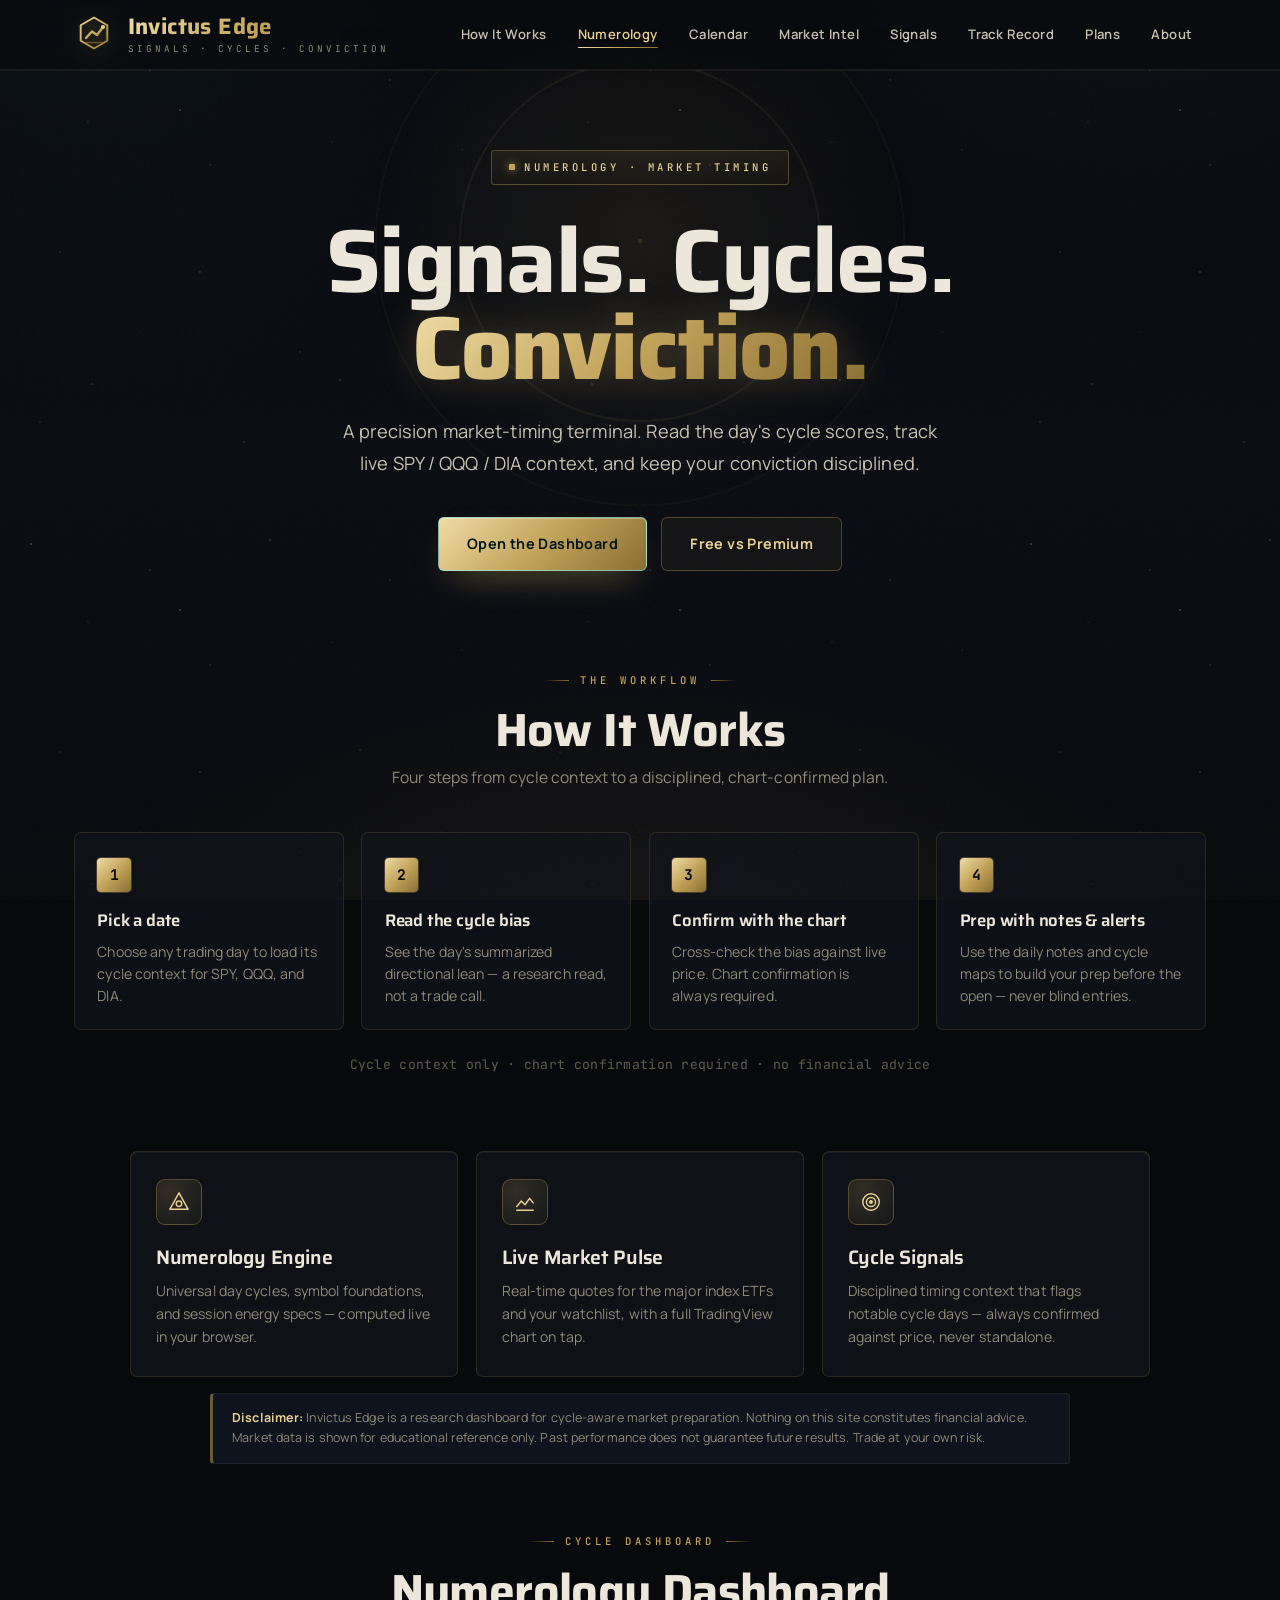
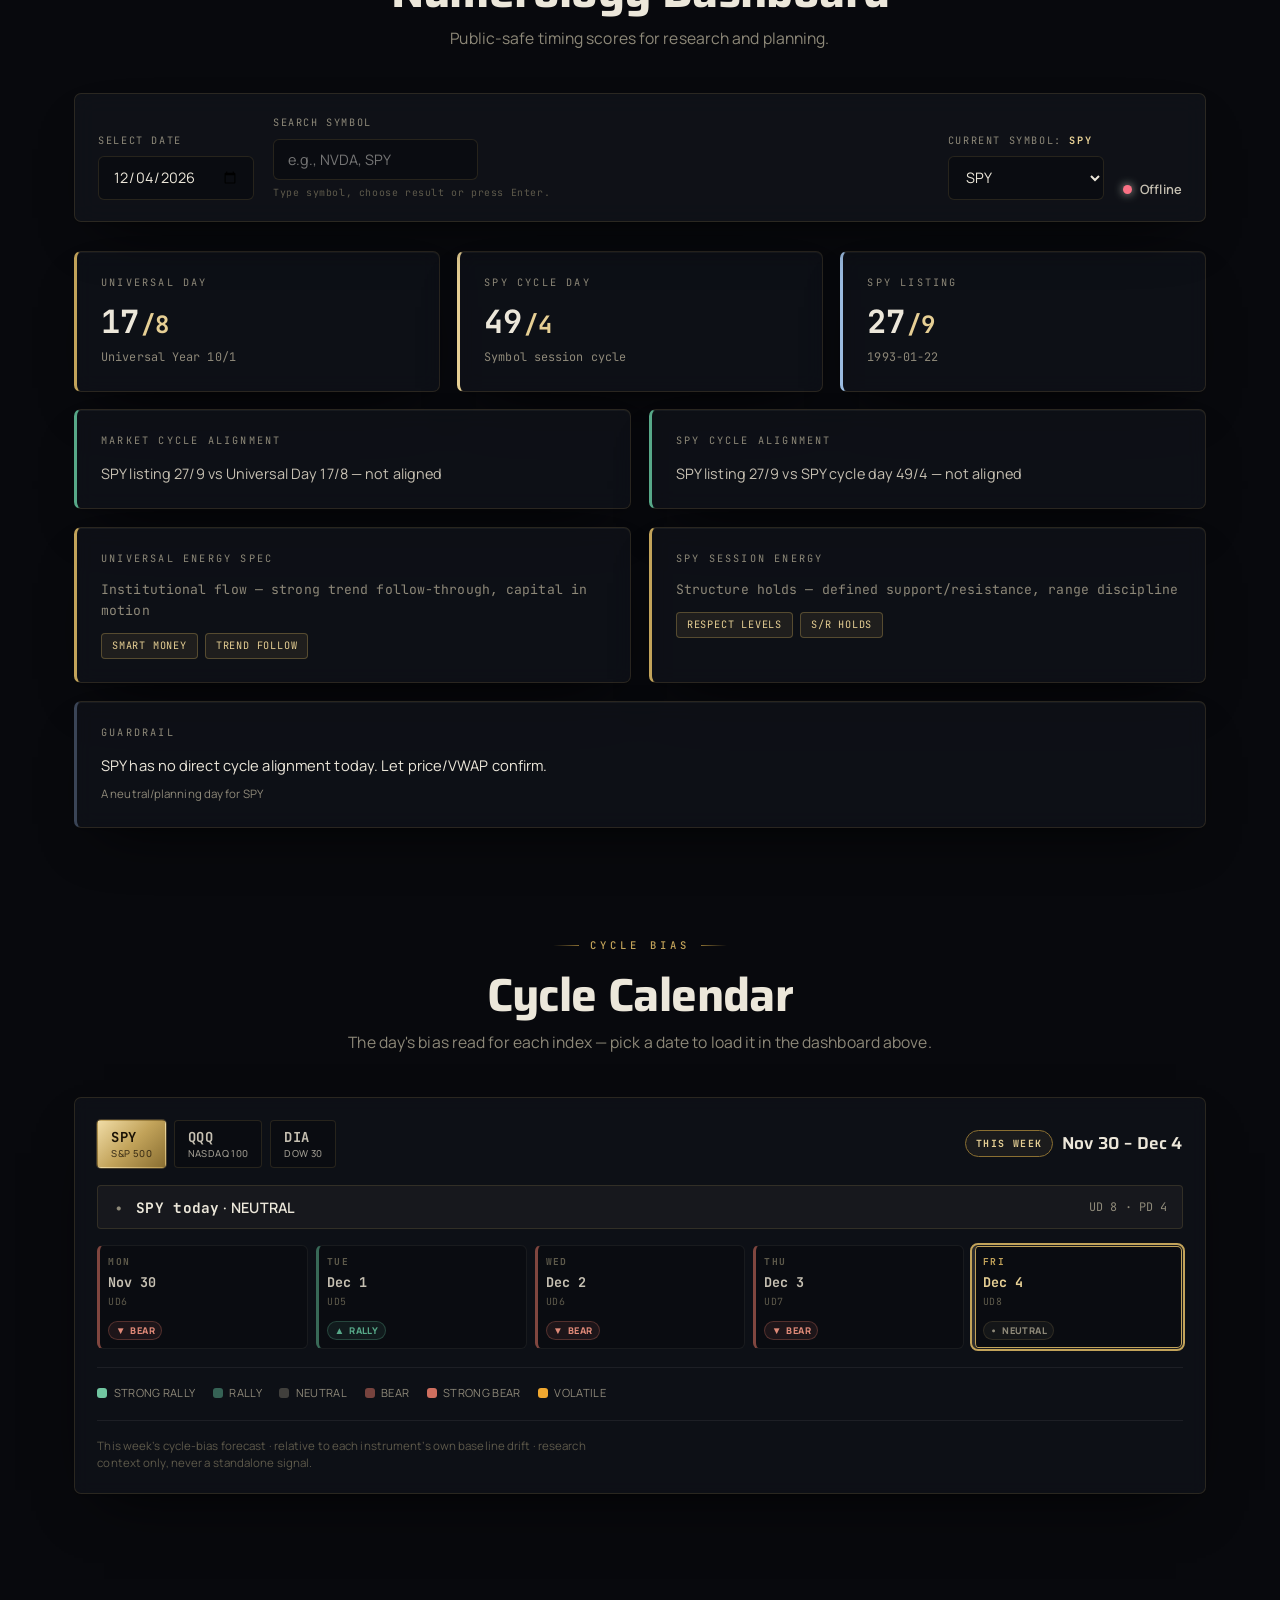
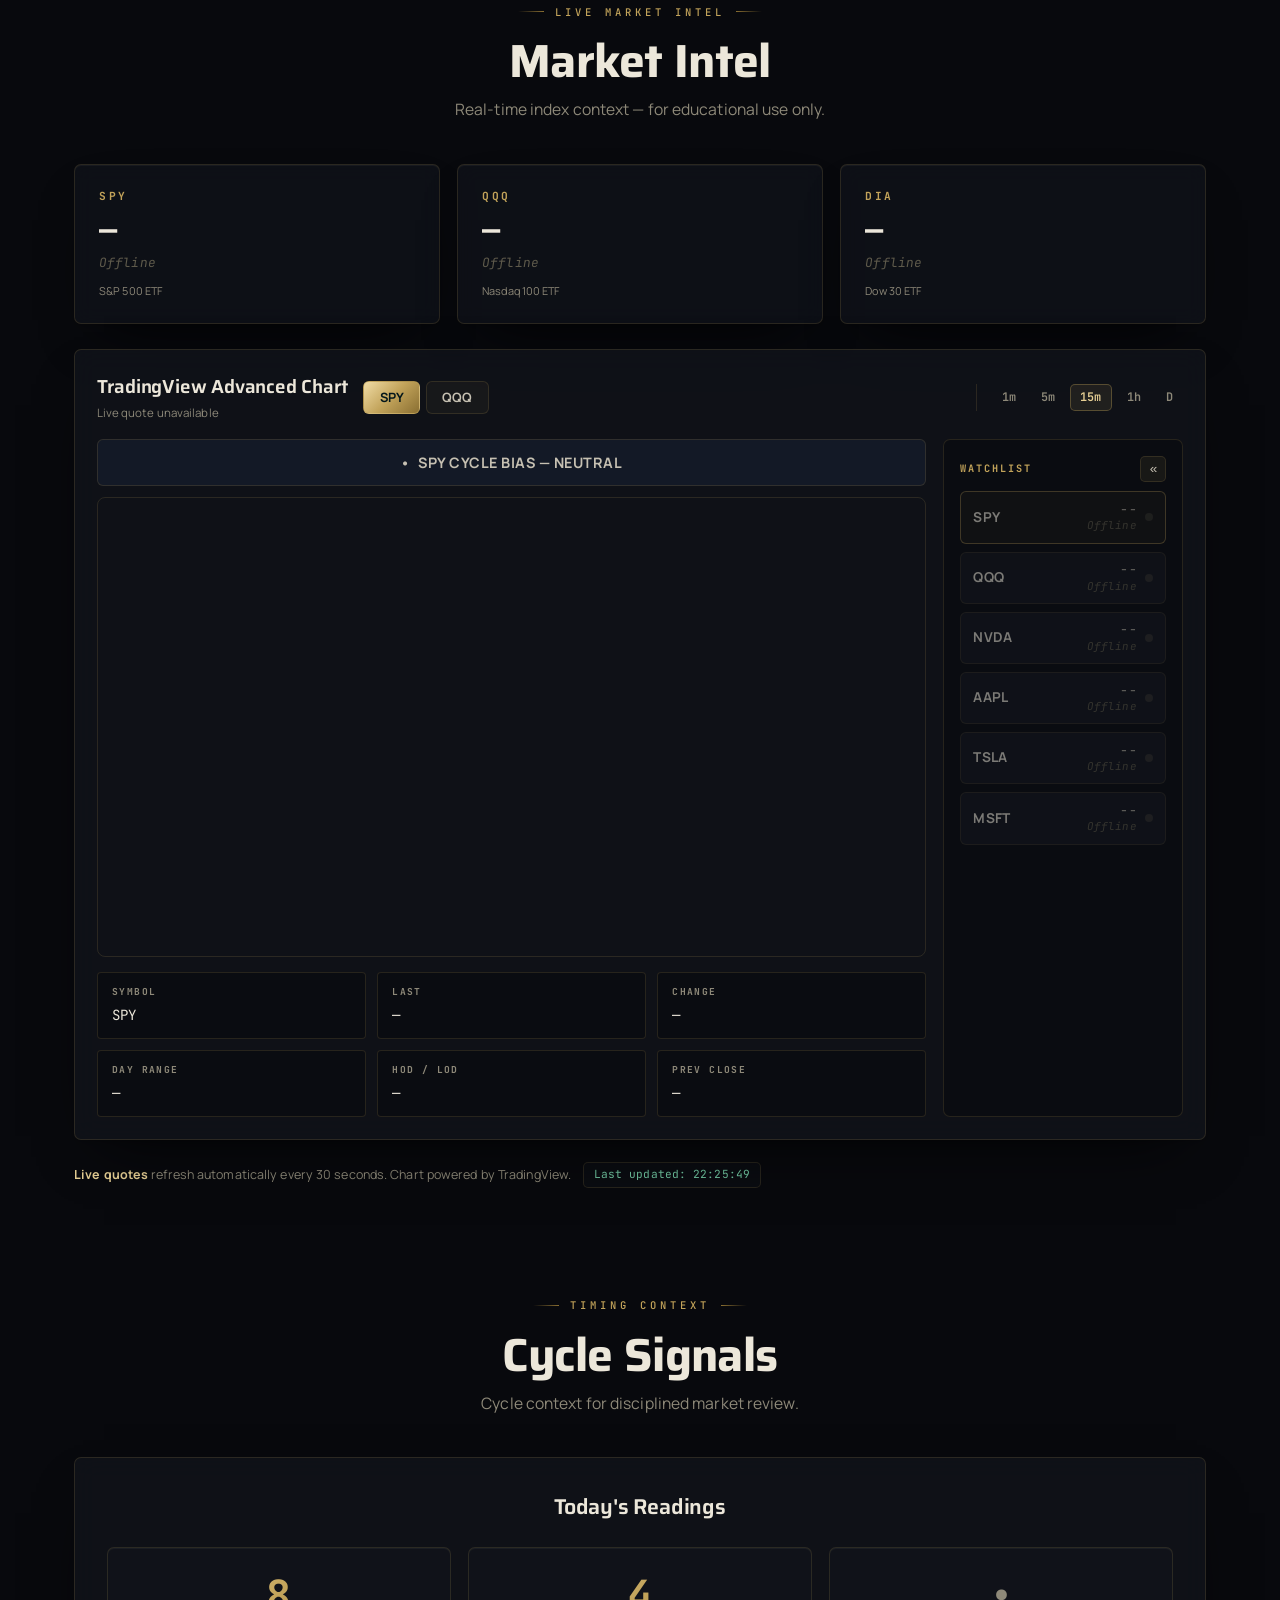
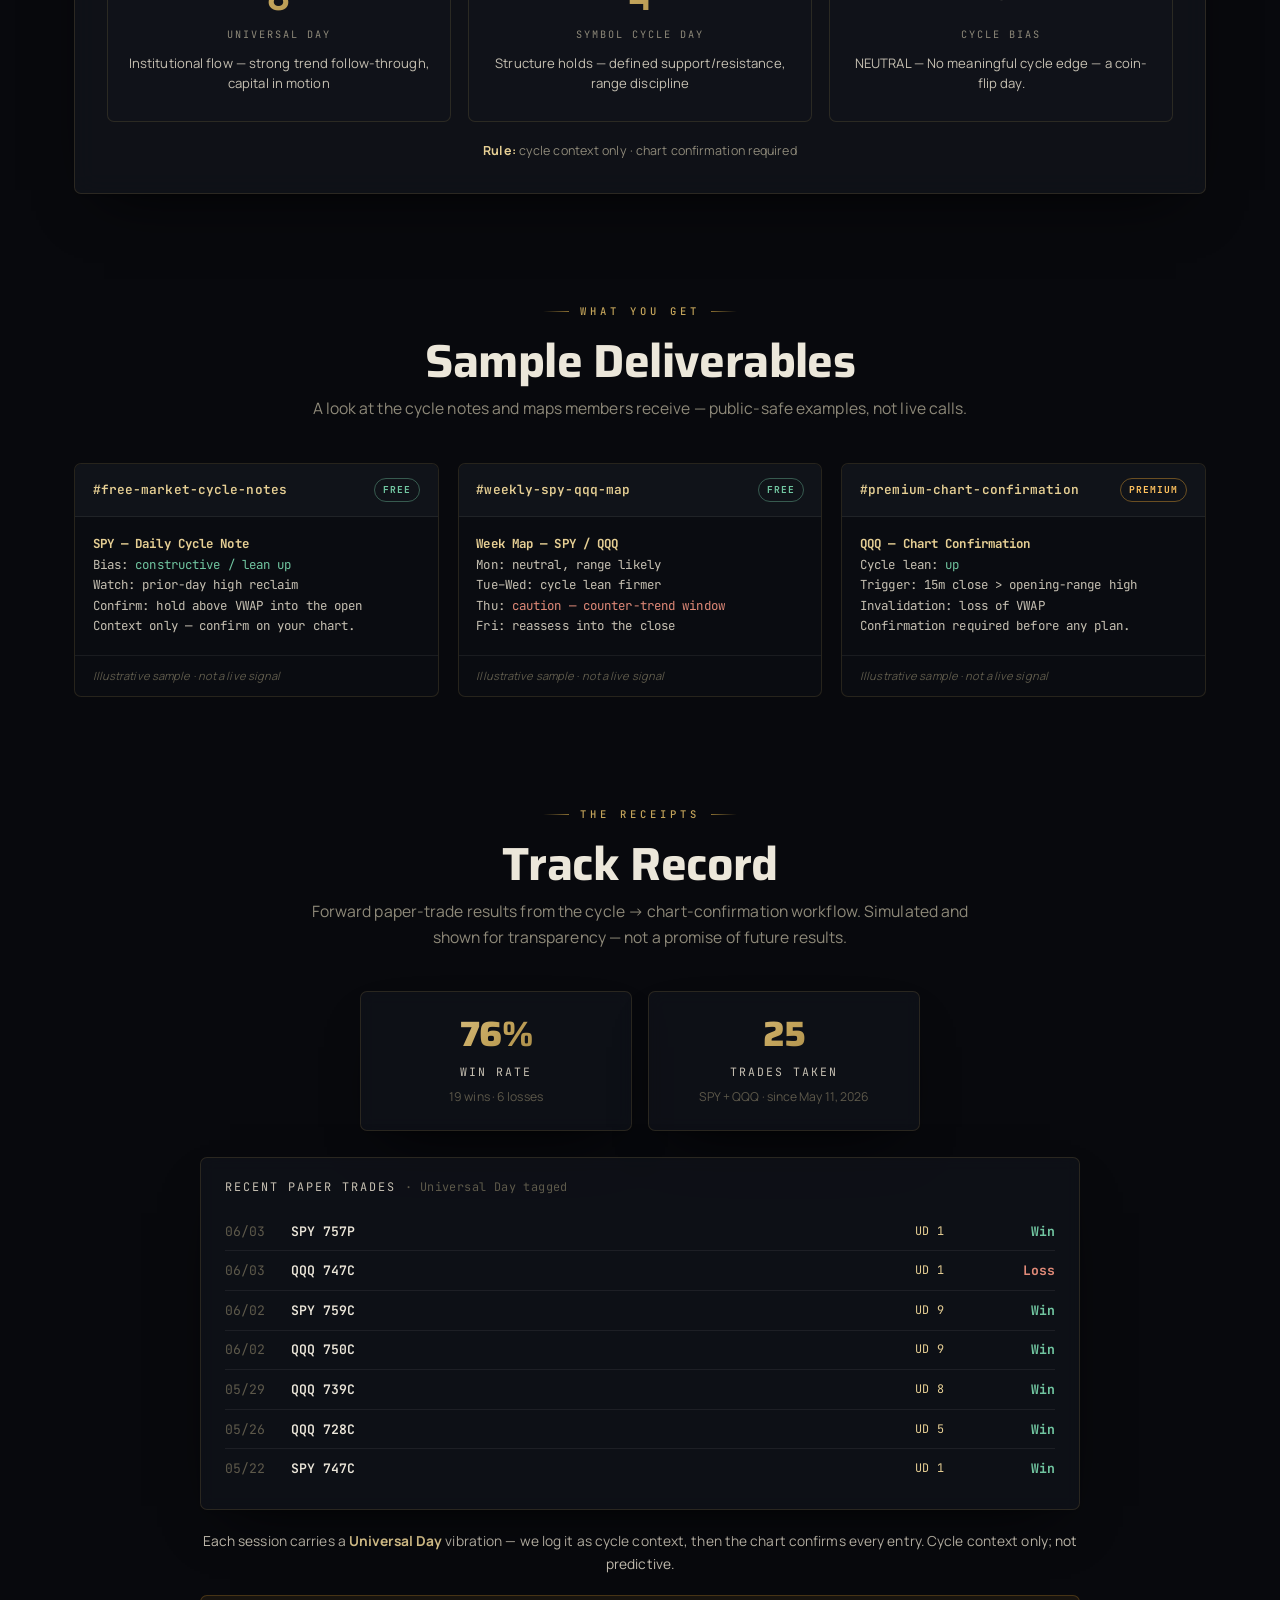
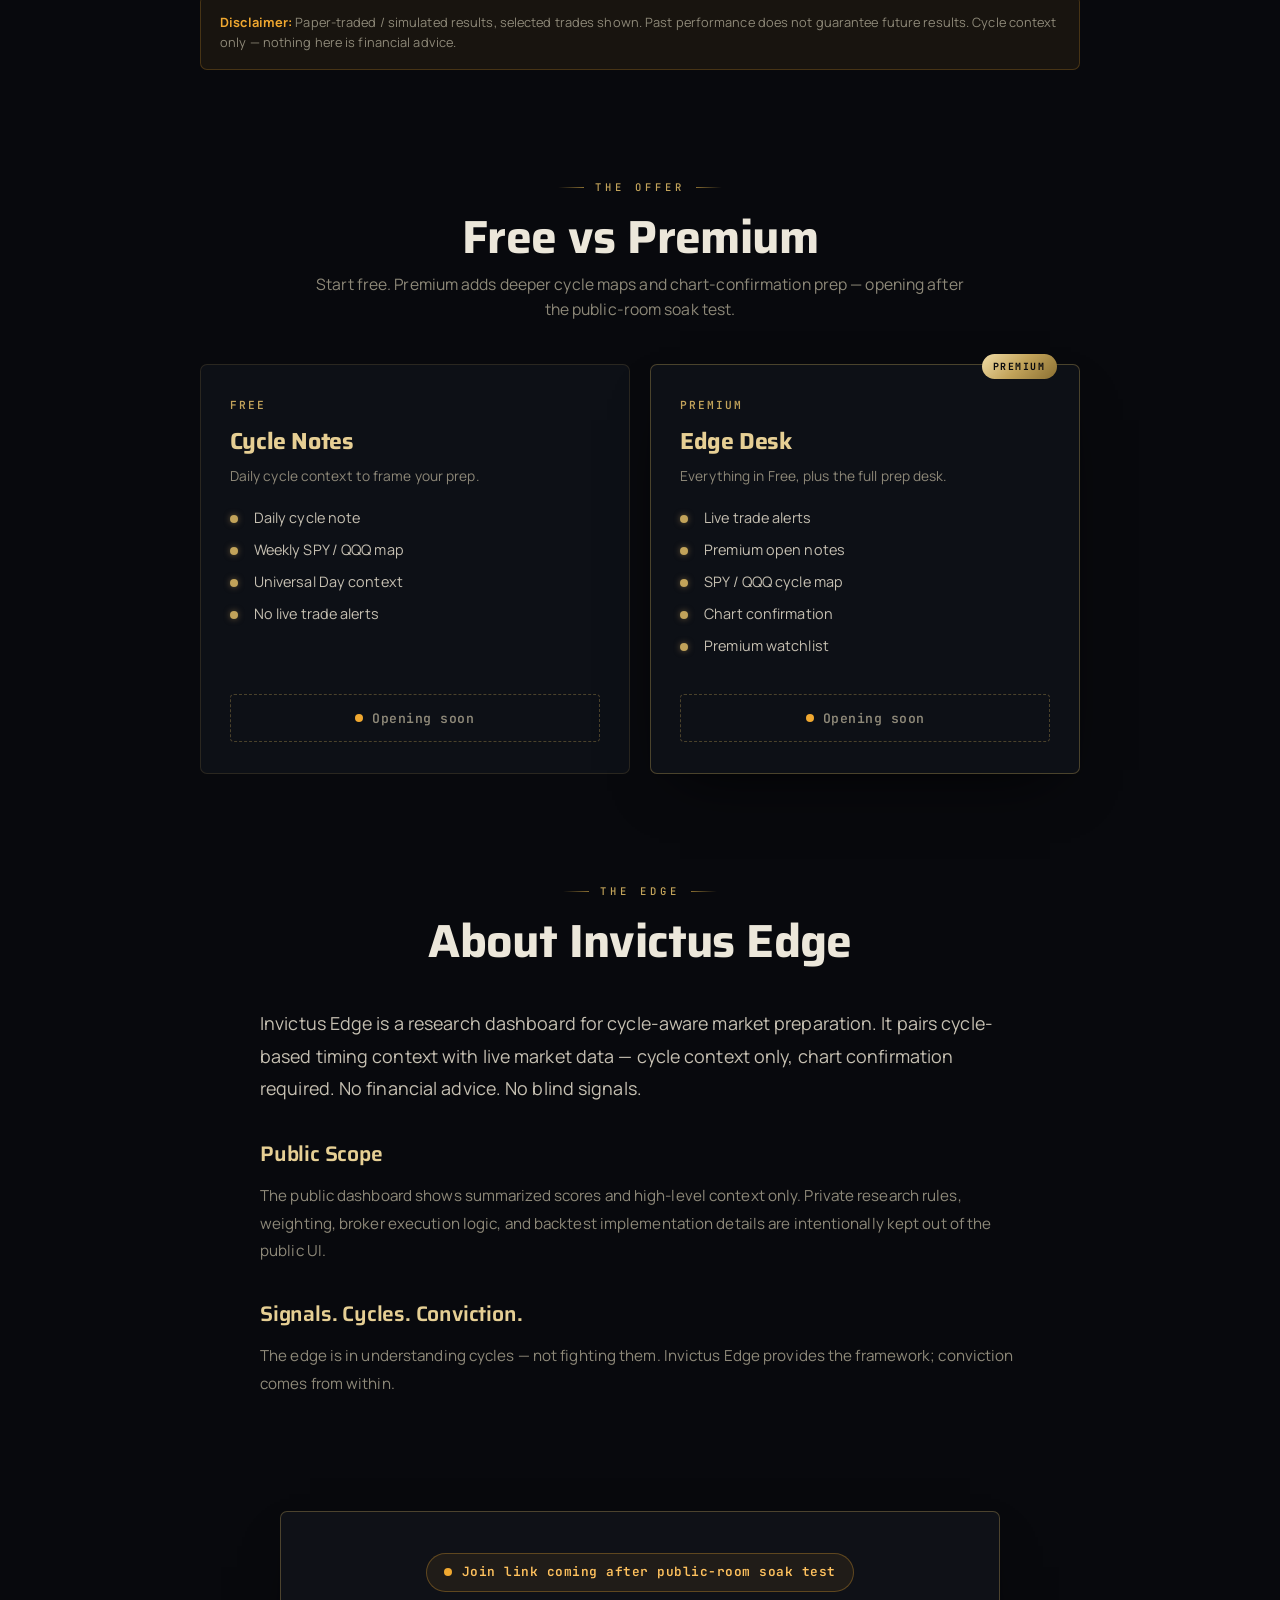
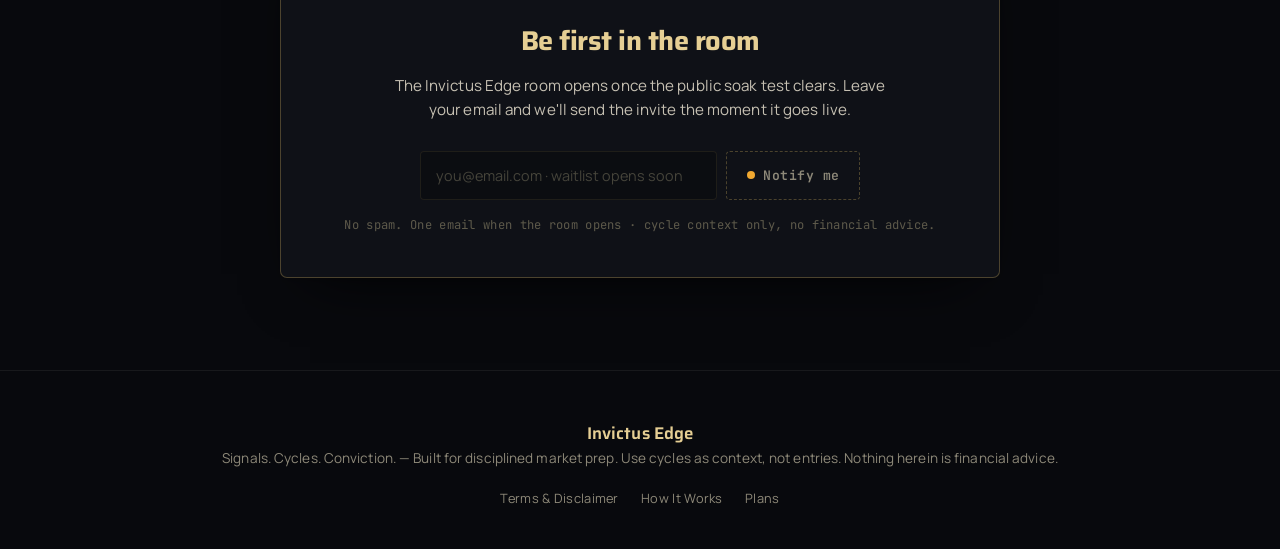
<file: index.html>
<!DOCTYPE html>
<html lang="en">
<head>
  <meta charset="UTF-8">
  <meta name="viewport" content="width=device-width, initial-scale=1.0">
  <title>Invictus Edge — Signals. Cycles. Conviction.</title>
  <meta name="description" content="Invictus Edge — a precision market-timing terminal pairing numerology cycle context with live market data.">
  <link rel="icon" type="image/svg+xml" href="logo.svg">
  <link rel="preconnect" href="https://fonts.googleapis.com">
  <link rel="preconnect" href="https://fonts.gstatic.com" crossorigin>
  <link href="https://fonts.googleapis.com/css2?family=Saira:wght@400;500;600;700;800&family=Manrope:wght@400;500;600;700;800&family=JetBrains+Mono:wght@400;500;700&display=swap" rel="stylesheet">
  <link rel="stylesheet" href="css/styles.css?v=20260603-funnel5">
</head>
<body>
  <header>
    <div class="container">
      <div class="brand">
        <img src="logo.svg" alt="Invictus Edge">
        <div class="brand-text">
          <div class="brand-name">Invictus Edge</div>
          <div class="brand-tagline">Signals &middot; Cycles &middot; Conviction</div>
        </div>
      </div>
      <nav>
        <a href="#how">How It Works</a>
        <a href="#calculator" class="active">Numerology</a>
        <a href="#calendar">Calendar</a>
        <a href="#market">Market Intel</a>
        <a href="#signals">Signals</a>
        <a href="#track">Track Record</a>
        <a href="#plans">Plans</a>
        <a href="#about">About</a>
      </nav>
    </div>
  </header>

  <section class="hero">
    <div class="hero-badge">Numerology &middot; Market Timing</div>
    <h1>Signals. Cycles.<br><span class="accent">Conviction.</span></h1>
    <p>A precision market-timing terminal. Read the day's cycle scores, track live SPY / QQQ / DIA context, and keep your conviction disciplined.</p>
    <div class="hero-cta">
      <a href="#calculator" class="btn btn-gold">Open the Dashboard</a>
      <a href="#plans" class="btn btn-ghost">Free vs Premium</a>
    </div>
  </section>

  <section id="how">
    <div class="container">
      <div class="section-header">
        <div class="eyebrow">The Workflow</div>
        <h2>How It Works</h2>
        <p>Four steps from cycle context to a disciplined, chart-confirmed plan.</p>
      </div>
      <div class="steps-grid">
        <div class="step reveal">
          <div class="step-num">1</div>
          <h3>Pick a date</h3>
          <p>Choose any trading day to load its cycle context for SPY, QQQ, and DIA.</p>
        </div>
        <div class="step reveal">
          <div class="step-num">2</div>
          <h3>Read the cycle bias</h3>
          <p>See the day's summarized directional lean &mdash; a research read, not a trade call.</p>
        </div>
        <div class="step reveal">
          <div class="step-num">3</div>
          <h3>Confirm with the chart</h3>
          <p>Cross-check the bias against live price. Chart confirmation is always required.</p>
        </div>
        <div class="step reveal">
          <div class="step-num">4</div>
          <h3>Prep with notes &amp; alerts</h3>
          <p>Use the daily notes and cycle maps to build your prep before the open &mdash; never blind entries.</p>
        </div>
      </div>
      <div class="steps-note">Cycle context only &middot; chart confirmation required &middot; no financial advice</div>
    </div>
  </section>

  <section class="pillars">
    <div class="container">
      <div class="pillars-grid">
        <div class="pillar reveal">
          <div class="pillar-icon">
            <svg viewBox="0 0 24 24" fill="none" stroke="currentColor" stroke-width="1.6" stroke-linecap="round" stroke-linejoin="round"><path d="M12 2 2 20h20L12 2Z"/><circle cx="12" cy="14" r="3"/></svg>
          </div>
          <h3>Numerology Engine</h3>
          <p>Universal day cycles, symbol foundations, and session energy specs — computed live in your browser.</p>
        </div>
        <div class="pillar reveal">
          <div class="pillar-icon">
            <svg viewBox="0 0 24 24" fill="none" stroke="currentColor" stroke-width="1.6" stroke-linecap="round" stroke-linejoin="round"><path d="M3 17l5-6 4 4 5-7 4 5"/><path d="M3 21h18"/></svg>
          </div>
          <h3>Live Market Pulse</h3>
          <p>Real-time quotes for the major index ETFs and your watchlist, with a full TradingView chart on tap.</p>
        </div>
        <div class="pillar reveal">
          <div class="pillar-icon">
            <svg viewBox="0 0 24 24" fill="none" stroke="currentColor" stroke-width="1.6" stroke-linecap="round" stroke-linejoin="round"><circle cx="12" cy="12" r="9"/><circle cx="12" cy="12" r="5"/><circle cx="12" cy="12" r="1.4" fill="currentColor"/></svg>
          </div>
          <h3>Cycle Signals</h3>
          <p>Disciplined timing context that flags notable cycle days — always confirmed against price, never standalone.</p>
        </div>
      </div>
    </div>
  </section>

  <div class="container">
    <div class="disclaimer">
      <strong>Disclaimer:</strong> Invictus Edge is a research dashboard for cycle-aware market preparation. Nothing on this site constitutes financial advice. Market data is shown for educational reference only. Past performance does not guarantee future results. Trade at your own risk.
    </div>
  </div>

  <section id="calculator">
    <div class="container">
      <div class="section-header">
        <div class="eyebrow">Cycle Dashboard</div>
        <h2>Numerology Dashboard</h2>
        <p>Public-safe timing scores for research and planning.</p>
      </div>
      <div class="dashboard-controls">
        <div>
          <label for="date-picker">Select Date</label>
          <input type="date" id="date-picker">
        </div>
        <div class="search-input-group">
          <label for="symbol-search-input">Search Symbol</label>
          <input type="text" id="symbol-search-input" placeholder="e.g., NVDA, SPY">
          <div id="symbol-search-results" class="search-results"></div>
          <div class="search-hint" id="search-hint">Type symbol, choose result or press Enter.</div>
        </div>
        <div>
          <label for="symbol-select">Current Symbol: <span id="current-symbol">SPY</span></label>
          <select id="symbol-select">
            <option value="SPY" selected>SPY</option>
            <option value="QQQ">QQQ</option>
            <option value="Custom">Custom Symbol</option>
          </select>
        </div>
        <div class="status-row">
          <span class="status-dot" id="status-dot"></span>
          <span id="status-indicator">Loading&hellip;</span>
        </div>
      </div>
      <div class="dashboard" id="numerology-container">
        <div class="result-empty">Loading dashboard&hellip;</div>
      </div>
    </div>
  </section>

  <section id="calendar">
    <div class="container">
      <div class="section-header">
        <div class="eyebrow">Cycle Bias</div>
        <h2>Cycle Calendar</h2>
        <p>The day's bias read for each index &mdash; pick a date to load it in the dashboard above.</p>
      </div>
      <div id="cycle-calendar" class="cycle-calendar">
        <div class="cal-loading">Loading cycle calendar&hellip;</div>
      </div>
    </div>
  </section>

  <section id="market">
    <div class="container">
      <div class="section-header">
        <div class="eyebrow">Live Market Intel</div>
        <h2>Market Intel</h2>
        <p>Real-time index context &mdash; for educational use only.</p>
      </div>
      <div class="market-grid">
        <div class="market-card">
          <div class="symbol">SPY</div>
          <div class="price" id="spy-price">&mdash;</div>
          <div class="change" id="spy-change">&mdash;</div>
          <div class="meta">S&amp;P 500 ETF</div>
        </div>
        <div class="market-card">
          <div class="symbol">QQQ</div>
          <div class="price" id="qqq-price">&mdash;</div>
          <div class="change" id="qqq-change">&mdash;</div>
          <div class="meta">Nasdaq 100 ETF</div>
        </div>
        <div class="market-card">
          <div class="symbol">DIA</div>
          <div class="price" id="dia-price">&mdash;</div>
          <div class="change" id="dia-change">&mdash;</div>
          <div class="meta">Dow 30 ETF</div>
        </div>
      </div>
      <div class="live-chart-panel">
        <div class="chart-head">
          <div>
            <div class="chart-title">TradingView Advanced Chart</div>
            <div class="meta" id="chart-source">Live TradingView chart + live-quote breakdown</div>
          </div>
          <div class="chart-tabs">
            <button class="chart-tab active" data-chart-symbol="SPY">SPY</button>
            <button class="chart-tab" data-chart-symbol="QQQ">QQQ</button>
          </div>
          <div class="timeframe-selector">
            <button class="timeframe-btn" data-chart-interval="1m">1m</button>
            <button class="timeframe-btn" data-chart-interval="5m">5m</button>
            <button class="timeframe-btn active" data-chart-interval="15m">15m</button>
            <button class="timeframe-btn" data-chart-interval="1h">1h</button>
            <button class="timeframe-btn" data-chart-interval="D">D</button>
          </div>
        </div>
        <div class="chart-watchlist-wrapper">
          <div class="tv-chart-area">
            <div class="signal-banner banner-none" id="signal-banner">--</div>
            <div class="tv-chart-wrap">
              <iframe
                id="tradingview-advanced-chart"
                title="TradingView Advanced Chart"
                src="https://s.tradingview.com/widgetembed/?frameElementId=tradingview-advanced-chart&symbol=BATS%3ASPY&interval=15&hidesidetoolbar=0&hidetoptoolbar=0&symboledit=1&saveimage=1&details=1&hideideas=1&theme=dark&style=1&timezone=America%2FChicago&withdateranges=1&studies=%5B%22STD%3BVolume%22%2C%22STD%3BVWAP%22%2C%22STD%3BEMA%22%5D&locale=en"
                frameborder="0"
                allowtransparency="true"
                scrolling="no"
                allowfullscreen>
              </iframe>
              <div class="chart-loading" id="chart-loading">Loading TradingView...</div>
            </div>
            <div class="breakdown-grid">
              <div class="breakdown-card"><strong>Symbol</strong><span id="bd-symbol">--</span></div>
              <div class="breakdown-card"><strong>Last</strong><span id="bd-last">--</span></div>
              <div class="breakdown-card"><strong>Change</strong><span id="bd-change">--</span></div>
              <div class="breakdown-card"><strong>Day Range</strong><span id="bd-range">--</span></div>
              <div class="breakdown-card"><strong>HOD / LOD</strong><span id="bd-hilo">--</span></div>
              <div class="breakdown-card"><strong>Prev Close</strong><span id="bd-prevclose">--</span></div>
            </div>
          </div>
          <div class="watchlist-panel" id="watchlist-panel">
            <div class="watchlist-header">
              <span class="watchlist-title">Watchlist</span>
              <button class="watchlist-toggle" id="watchlist-toggle" title="Toggle Watchlist">&laquo;</button>
            </div>
            <div class="watchlist-items" id="watchlist-items">
              <div class="watchlist-loading">Loading&hellip;</div>
            </div>
          </div>
        </div>
      </div>
      <div class="market-section-notice">
        <span><strong>Live quotes</strong> refresh automatically every 30 seconds. Chart powered by TradingView.</span>
        <span id="last-updated" class="last-updated-badge"></span>
      </div>
    </div>
  </section>

  <section id="signals">
    <div class="container">
      <div class="section-header">
        <div class="eyebrow">Timing Context</div>
        <h2>Cycle Signals</h2>
        <p>Cycle context for disciplined market review.</p>
      </div>
      <div class="signal-panel">
        <h3>Today's Readings</h3>
        <div class="signal-grid">
          <div class="signal-item">
            <div class="value" id="sig-ud">--</div>
            <div class="label">Universal Day</div>
            <div class="interpretation" id="sig-ud-int">Calculate to see interpretation</div>
          </div>
          <div class="signal-item">
            <div class="value" id="sig-pd">--</div>
            <div class="label">Symbol Cycle Day</div>
            <div class="interpretation" id="sig-pd-int">Select a symbol to see its cycle</div>
          </div>
          <div class="signal-item">
            <div class="value" id="sig-signal">--</div>
            <div class="label">Cycle Bias</div>
            <div class="interpretation" id="sig-signal-int">Loading cycle bias&hellip;</div>
          </div>
        </div>
        <div class="signal-footnote">
          <strong>Rule:</strong> cycle context only &middot; chart confirmation required
        </div>
      </div>
    </div>
  </section>

  <section id="samples">
    <div class="container">
      <div class="section-header">
        <div class="eyebrow">What You Get</div>
        <h2>Sample Deliverables</h2>
        <p>A look at the cycle notes and maps members receive &mdash; public-safe examples, not live calls.</p>
      </div>
      <div class="samples-grid">
        <div class="sample-card">
          <div class="sample-head">
            <span class="sample-chan">#free-market-cycle-notes</span>
            <span class="sample-tag free">Free</span>
          </div>
          <div class="sample-body"><span class="b">SPY &mdash; Daily Cycle Note</span>
Bias: <span class="up">constructive / lean up</span>
Watch: prior-day high reclaim
Confirm: hold above VWAP into the open
Context only &mdash; confirm on your chart.</div>
          <div class="sample-foot">Illustrative sample &middot; not a live signal</div>
        </div>
        <div class="sample-card">
          <div class="sample-head">
            <span class="sample-chan">#weekly-spy-qqq-map</span>
            <span class="sample-tag free">Free</span>
          </div>
          <div class="sample-body"><span class="b">Week Map &mdash; SPY / QQQ</span>
Mon: neutral, range likely
Tue&ndash;Wed: cycle lean firmer
Thu: <span class="dn">caution &mdash; counter-trend window</span>
Fri: reassess into the close</div>
          <div class="sample-foot">Illustrative sample &middot; not a live signal</div>
        </div>
        <div class="sample-card">
          <div class="sample-head">
            <span class="sample-chan">#premium-chart-confirmation</span>
            <span class="sample-tag premium">Premium</span>
          </div>
          <div class="sample-body"><span class="b">QQQ &mdash; Chart Confirmation</span>
Cycle lean: <span class="up">up</span>
Trigger: 15m close &gt; opening-range high
Invalidation: loss of VWAP
Confirmation required before any plan.</div>
          <div class="sample-foot">Illustrative sample &middot; not a live signal</div>
        </div>
      </div>
    </div>
  </section>

  <section id="track">
    <div class="container">
      <div class="section-header">
        <div class="eyebrow">The Receipts</div>
        <h2>Track Record</h2>
        <p>Forward paper-trade results from the cycle &rarr; chart-confirmation workflow. Simulated and shown for transparency &mdash; not a promise of future results.</p>
      </div>

      <div class="track-stats">
        <div class="tstat">
          <div class="tstat-num">76%</div>
          <div class="tstat-label">Win rate</div>
          <div class="tstat-sub">19 wins &middot; 6 losses</div>
        </div>
        <div class="tstat">
          <div class="tstat-num">25</div>
          <div class="tstat-label">Trades taken</div>
          <div class="tstat-sub">SPY + QQQ &middot; since May 11, 2026</div>
        </div>
      </div>

      <div class="trades-panel">
        <div class="trades-title">Recent paper trades <span>&middot; Universal Day tagged</span></div>
        <div class="trades-list">
          <div class="trade-row">
            <span class="tr-date">06/03</span>
            <span class="tr-sym">SPY 757P</span>
            <span class="tr-ud">UD 1</span>
            <span class="tr-val up">Win</span>
          </div>
          <div class="trade-row">
            <span class="tr-date">06/03</span>
            <span class="tr-sym">QQQ 747C</span>
            <span class="tr-ud">UD 1</span>
            <span class="tr-val dn">Loss</span>
          </div>
          <div class="trade-row">
            <span class="tr-date">06/02</span>
            <span class="tr-sym">SPY 759C</span>
            <span class="tr-ud">UD 9</span>
            <span class="tr-val up">Win</span>
          </div>
          <div class="trade-row">
            <span class="tr-date">06/02</span>
            <span class="tr-sym">QQQ 750C</span>
            <span class="tr-ud">UD 9</span>
            <span class="tr-val up">Win</span>
          </div>
          <div class="trade-row">
            <span class="tr-date">05/29</span>
            <span class="tr-sym">QQQ 739C</span>
            <span class="tr-ud">UD 8</span>
            <span class="tr-val up">Win</span>
          </div>
          <div class="trade-row">
            <span class="tr-date">05/26</span>
            <span class="tr-sym">QQQ 728C</span>
            <span class="tr-ud">UD 5</span>
            <span class="tr-val up">Win</span>
          </div>
          <div class="trade-row">
            <span class="tr-date">05/22</span>
            <span class="tr-sym">SPY 747C</span>
            <span class="tr-ud">UD 1</span>
            <span class="tr-val up">Win</span>
          </div>
        </div>
      </div>

      <div class="num-note">
        Each session carries a <strong>Universal Day</strong> vibration &mdash; we log it as cycle context, then the chart confirms every entry. Cycle context only; not predictive.
      </div>

      <div class="paper-note">
        <strong>Disclaimer:</strong> Paper-traded / simulated results, selected trades shown. Past performance does not guarantee future results. Cycle context only &mdash; nothing here is financial advice.
      </div>
    </div>
  </section>

  <section id="plans">
    <div class="container">
      <div class="section-header">
        <div class="eyebrow">The Offer</div>
        <h2>Free vs Premium</h2>
        <p>Start free. Premium adds deeper cycle maps and chart-confirmation prep &mdash; opening after the public-room soak test.</p>
      </div>
      <div class="plans-grid">
        <div class="plan-card">
          <div class="plan-tier">Free</div>
          <div class="plan-name">Cycle Notes</div>
          <div class="plan-sub">Daily cycle context to frame your prep.</div>
          <ul class="plan-list">
            <li>Daily cycle note</li>
            <li>Weekly SPY / QQQ map</li>
            <li>Universal Day context</li>
            <li>No live trade alerts</li>
          </ul>
          <span class="btn-soon">Opening soon</span>
        </div>
        <div class="plan-card featured">
          <div class="plan-flag">Premium</div>
          <div class="plan-tier">Premium</div>
          <div class="plan-name">Edge Desk</div>
          <div class="plan-sub">Everything in Free, plus the full prep desk.</div>
          <ul class="plan-list">
            <li>Live trade alerts</li>
            <li>Premium open notes</li>
            <li>SPY / QQQ cycle map</li>
            <li>Chart confirmation</li>
            <li>Premium watchlist</li>
          </ul>
          <span class="btn-soon">Opening soon</span>
        </div>
      </div>
    </div>
  </section>

  <section id="about">
    <div class="container">
      <div class="section-header">
        <div class="eyebrow">The Edge</div>
        <h2>About Invictus Edge</h2>
      </div>
      <div class="about-content">
        <p>Invictus Edge is a research dashboard for cycle-aware market preparation. It pairs cycle-based timing context with live market data &mdash; cycle context only, chart confirmation required. No financial advice. No blind signals.</p>
        <h3>Public Scope</h3>
        <p>The public dashboard shows summarized scores and high-level context only. Private research rules, weighting, broker execution logic, and backtest implementation details are intentionally kept out of the public UI.</p>
        <h3>Signals. Cycles. Conviction.</h3>
        <p>The edge is in understanding cycles &mdash; not fighting them. Invictus Edge provides the framework; conviction comes from within.</p>
      </div>
    </div>
  </section>

  <section id="join">
    <div class="container">
      <div class="final-cta-panel">
        <div class="join-pending">Join link coming after public-room soak test</div>
        <h2>Be first in the room</h2>
        <p>The Invictus Edge room opens once the public soak test clears. Leave your email and we'll send the invite the moment it goes live.</p>
        <!-- WAITLIST WIRING (later): point this form at a Formspree endpoint
             (https://formspree.io/f/XXXX) or Buttondown, enable the input, and swap the
             .btn-soon span for <button type="submit" class="btn btn-gold">Notify me</button>.
             Do NOT hardcode any personal email address here. -->
        <form class="waitlist" onsubmit="return false;">
          <input type="email" placeholder="you@email.com &middot; waitlist opens soon" disabled aria-label="Email waitlist, opens soon">
          <span class="btn-soon">Notify me</span>
        </form>
        <div class="waitlist-note">No spam. One email when the room opens &middot; cycle context only, no financial advice.</div>
      </div>
    </div>
  </section>

  <footer>
    <div class="container">
      <p>Invictus Edge</p>
      <p>Signals. Cycles. Conviction. &mdash; Built for disciplined market prep. Use cycles as context, not entries. Nothing herein is financial advice.</p>
      <div class="footer-links">
        <a href="terms.html">Terms &amp; Disclaimer</a>
        <a href="#how">How It Works</a>
        <a href="#plans">Plans</a>
      </div>
    </div>
  </footer>

  <script src="js/numerology.js?v=20260603-funnel5"></script>
  <script src="js/calendar.js?v=20260603-funnel5"></script>
  <script src="js/app.js?v=20260603-funnel5"></script>
</body>
</html>
</file>
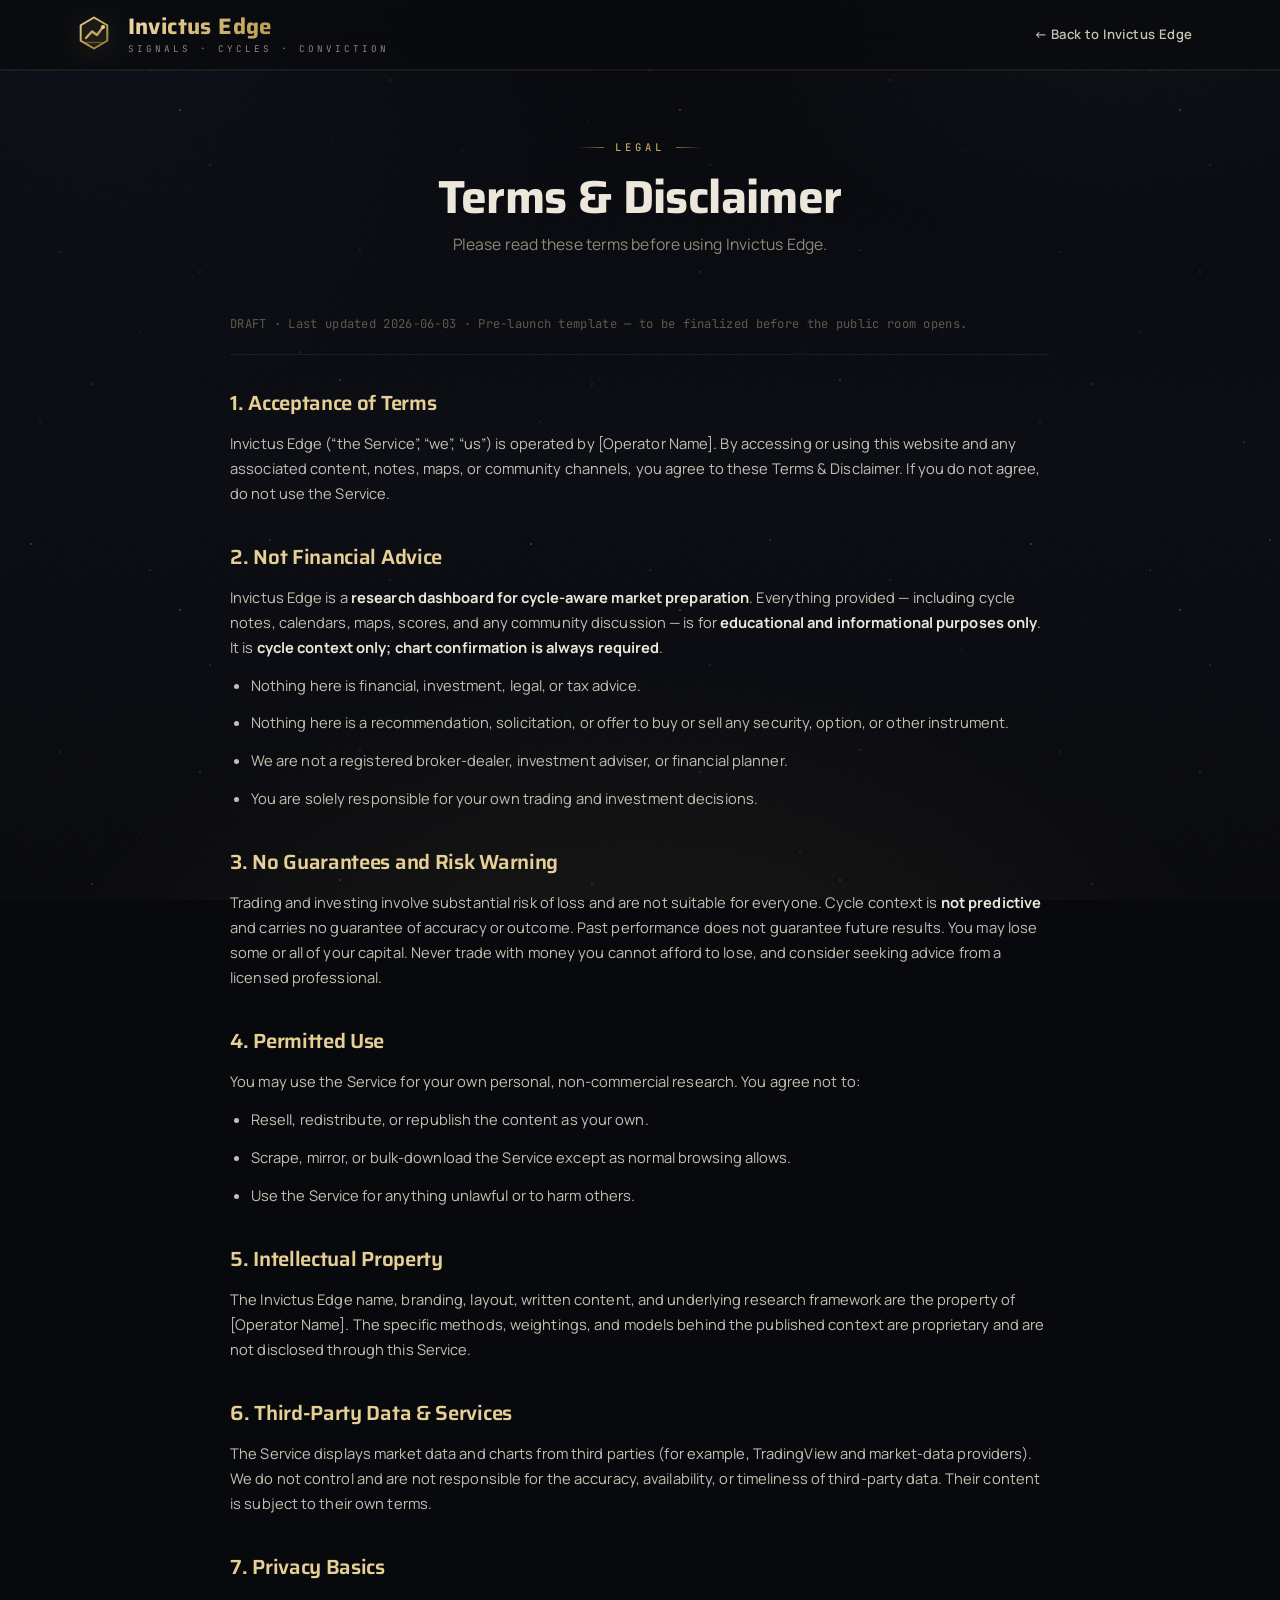
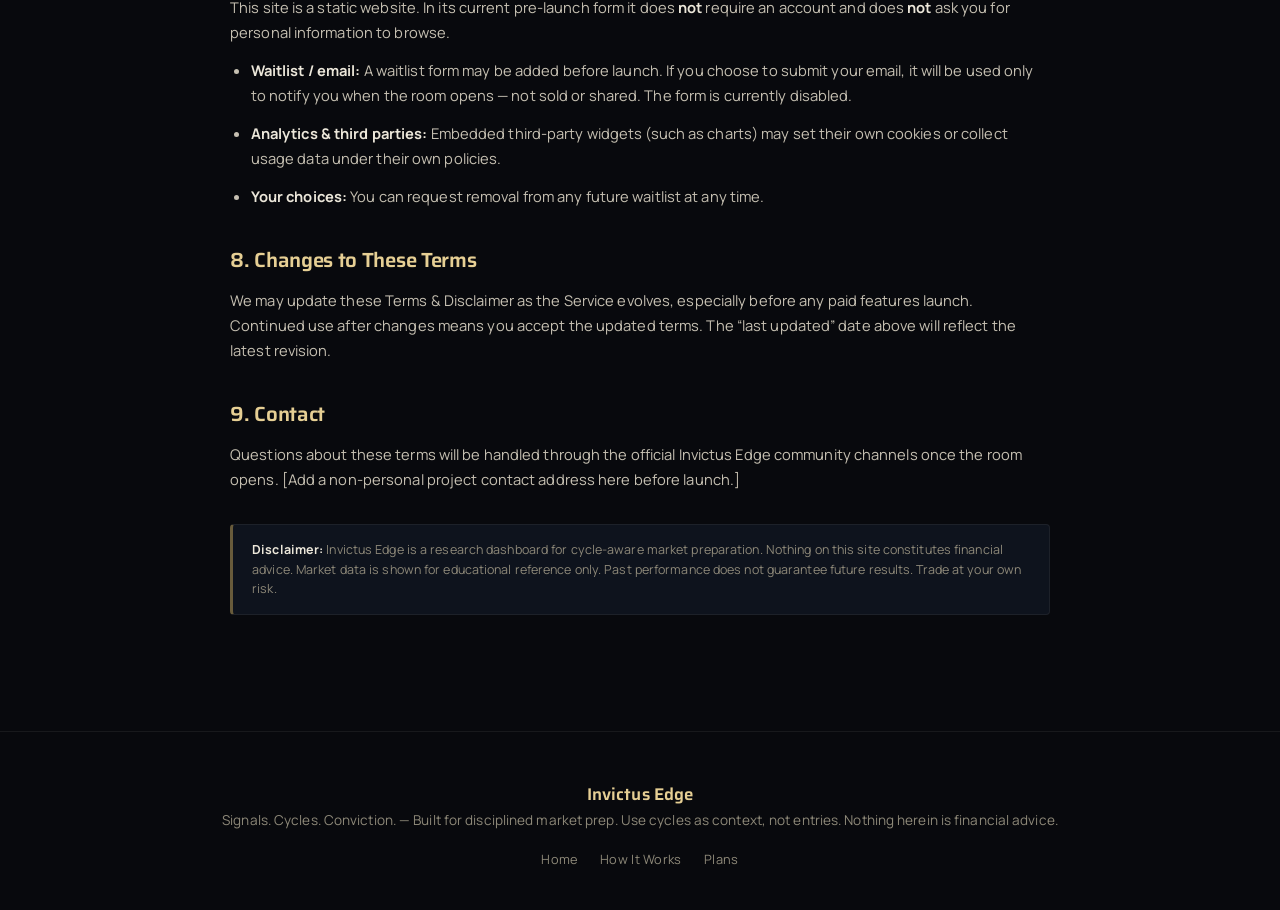
<file: terms.html>
<!DOCTYPE html>
<html lang="en">
<head>
  <meta charset="UTF-8">
  <meta name="viewport" content="width=device-width, initial-scale=1.0">
  <title>Terms &amp; Disclaimer — Invictus Edge</title>
  <meta name="description" content="Invictus Edge — terms of service, financial disclaimer, and privacy basics.">
  <meta name="robots" content="noindex">
  <link rel="icon" type="image/svg+xml" href="logo.svg">
  <link rel="preconnect" href="https://fonts.googleapis.com">
  <link rel="preconnect" href="https://fonts.gstatic.com" crossorigin>
  <link href="https://fonts.googleapis.com/css2?family=Saira:wght@400;500;600;700;800&family=Manrope:wght@400;500;600;700;800&family=JetBrains+Mono:wght@400;500;700&display=swap" rel="stylesheet">
  <link rel="stylesheet" href="css/styles.css?v=20260603-funnel4">
</head>
<body>
  <!-- TEMPLATE NOTICE: This is a pre-launch draft. Before charging for anything or
       opening the public room, replace the bracketed [placeholders] with real values,
       set a proper operator/entity name + jurisdiction, add a non-personal contact
       address, and have it reviewed. Do NOT put any personal email on this page. -->
  <header>
    <div class="container">
      <div class="brand">
        <img src="logo.svg" alt="Invictus Edge">
        <div class="brand-text">
          <div class="brand-name">Invictus Edge</div>
          <div class="brand-tagline">Signals &middot; Cycles &middot; Conviction</div>
        </div>
      </div>
      <nav>
        <a href="index.html">&larr; Back to Invictus Edge</a>
      </nav>
    </div>
  </header>

  <section>
    <div class="container">
      <div class="section-header">
        <div class="eyebrow">Legal</div>
        <h2>Terms &amp; Disclaimer</h2>
        <p>Please read these terms before using Invictus Edge.</p>
      </div>

      <div class="legal">
        <div class="legal-meta">
          DRAFT &middot; Last updated 2026-06-03 &middot; Pre-launch template &mdash; to be finalized before the public room opens.
        </div>

        <h2>1. Acceptance of Terms</h2>
        <p>Invictus Edge (&ldquo;the Service&rdquo;, &ldquo;we&rdquo;, &ldquo;us&rdquo;) is operated by [Operator Name]. By accessing or using this website and any associated content, notes, maps, or community channels, you agree to these Terms &amp; Disclaimer. If you do not agree, do not use the Service.</p>

        <h2>2. Not Financial Advice</h2>
        <p>Invictus Edge is a <strong>research dashboard for cycle-aware market preparation</strong>. Everything provided &mdash; including cycle notes, calendars, maps, scores, and any community discussion &mdash; is for <strong>educational and informational purposes only</strong>. It is <strong>cycle context only; chart confirmation is always required</strong>.</p>
        <ul>
          <li>Nothing here is financial, investment, legal, or tax advice.</li>
          <li>Nothing here is a recommendation, solicitation, or offer to buy or sell any security, option, or other instrument.</li>
          <li>We are not a registered broker-dealer, investment adviser, or financial planner.</li>
          <li>You are solely responsible for your own trading and investment decisions.</li>
        </ul>

        <h2>3. No Guarantees and Risk Warning</h2>
        <p>Trading and investing involve substantial risk of loss and are not suitable for everyone. Cycle context is <strong>not predictive</strong> and carries no guarantee of accuracy or outcome. Past performance does not guarantee future results. You may lose some or all of your capital. Never trade with money you cannot afford to lose, and consider seeking advice from a licensed professional.</p>

        <h2>4. Permitted Use</h2>
        <p>You may use the Service for your own personal, non-commercial research. You agree not to:</p>
        <ul>
          <li>Resell, redistribute, or republish the content as your own.</li>
          <li>Scrape, mirror, or bulk-download the Service except as normal browsing allows.</li>
          <li>Use the Service for anything unlawful or to harm others.</li>
        </ul>

        <h2>5. Intellectual Property</h2>
        <p>The Invictus Edge name, branding, layout, written content, and underlying research framework are the property of [Operator Name]. The specific methods, weightings, and models behind the published context are proprietary and are not disclosed through this Service.</p>

        <h2>6. Third-Party Data &amp; Services</h2>
        <p>The Service displays market data and charts from third parties (for example, TradingView and market-data providers). We do not control and are not responsible for the accuracy, availability, or timeliness of third-party data. Their content is subject to their own terms.</p>

        <h2>7. Privacy Basics</h2>
        <p>This site is a static website. In its current pre-launch form it does <strong>not</strong> require an account and does <strong>not</strong> ask you for personal information to browse.</p>
        <ul>
          <li><strong>Waitlist / email:</strong> A waitlist form may be added before launch. If you choose to submit your email, it will be used only to notify you when the room opens &mdash; not sold or shared. The form is currently disabled.</li>
          <li><strong>Analytics &amp; third parties:</strong> Embedded third-party widgets (such as charts) may set their own cookies or collect usage data under their own policies.</li>
          <li><strong>Your choices:</strong> You can request removal from any future waitlist at any time.</li>
        </ul>

        <h2>8. Changes to These Terms</h2>
        <p>We may update these Terms &amp; Disclaimer as the Service evolves, especially before any paid features launch. Continued use after changes means you accept the updated terms. The &ldquo;last updated&rdquo; date above will reflect the latest revision.</p>

        <h2>9. Contact</h2>
        <p>Questions about these terms will be handled through the official Invictus Edge community channels once the room opens. [Add a non-personal project contact address here before launch.]</p>

        <div class="disclaimer">
          <strong>Disclaimer:</strong> Invictus Edge is a research dashboard for cycle-aware market preparation. Nothing on this site constitutes financial advice. Market data is shown for educational reference only. Past performance does not guarantee future results. Trade at your own risk.
        </div>
      </div>
    </div>
  </section>

  <footer>
    <div class="container">
      <p>Invictus Edge</p>
      <p>Signals. Cycles. Conviction. &mdash; Built for disciplined market prep. Use cycles as context, not entries. Nothing herein is financial advice.</p>
      <div class="footer-links">
        <a href="index.html">Home</a>
        <a href="index.html#how">How It Works</a>
        <a href="index.html#plans">Plans</a>
      </div>
    </div>
  </footer>
</body>
</html>
</file>
<file: css/styles.css>
/* ══════════════════════════════════════════════════════════════
   INVICTUS EDGE — Signals. Cycles. Conviction.
   "Terminal" — precision market terminal. Graphite + muted antique brass.
   Near-black graphite · starfield atmosphere · brass signal · amber caution · mono HUD.
   ══════════════════════════════════════════════════════════════ */

/* ── Fonts (loaded via <link> in index.html) ───────────────────
   Saira (technical display) · Manrope (body) · JetBrains Mono (data)
*/

/* ============================== VARIABLES ============================== */
:root {
  /* Base canvas — near-black graphite, warm-deep. */
  --bg:            #08090d;
  --bg-2:          #0c0e14;
  --bg-3:          #11141c;

  /* Surfaces — warm dark panels */
  --surface:       rgba(20, 23, 31, 0.62);
  --surface-solid: #14171f;
  --card:          rgba(17, 20, 28, 0.66);
  --card-solid:    #14171f;
  --inset:         #0a0c11;

  /* Lines — fine brass hairlines */
  --border:        rgba(194, 163, 90, 0.16);
  --border-strong: rgba(194, 163, 90, 0.34);
  --hair:          rgba(236, 231, 218, 0.07);

  /* Ink — warm white */
  --text:          #ece7da;
  --text-soft:     #c6c0b2;
  --dim:           #8e8979;
  --faint:         #5e5a4b;

  /* Muted antique brass — the singular signal accent (not vibrant gold) */
  --brass:         #c2a35a;
  --brass-light:   #e6cf94;
  --brass-deep:    #8a6f32;

  /* Steel-blue starlight — secondary cool accent for atmosphere */
  --starlight:     #9bbbe0;
  --night:         #2a3f5f;

  /* Amber — caution / volatility / setup days (used sparingly) */
  --amber:         #f0a830;
  --amber-bright:  #ffc25e;

  /* Slate (neutral backup for any legacy "purple" token refs — off-purple) */
  --purple:        #7c89a4;
  --purple-light:  #a7b4cf;
  --purple-deep:   #3a4456;
  --master:        #e6cf94;

  /* Market semantics — muted terminal green / coral red (clear, not neon) */
  --green:         #57a888;
  --green-bright:  #71c6a1;
  --red:           #cf6f5f;
  --red-bright:    #e08a78;

  /* Gradients */
  --grad-gold:    linear-gradient(135deg, #f0dca6 0%, #c2a35a 50%, #8a6f32 100%);
  --grad-purple:  linear-gradient(135deg, #1f1c14 0%, #16140e 60%, #11141c 100%);
  --grad-ink:     linear-gradient(180deg, #ece7da 0%, #bdb6a6 100%);

  /* Type */
  --display: "Saira", "Segoe UI", system-ui, sans-serif;
  --font:    "Manrope", -apple-system, BlinkMacSystemFont, "Segoe UI", sans-serif;
  --mono:    "JetBrains Mono", "Fira Code", ui-monospace, monospace;

  /* Shape — sharp terminal corners */
  --radius:   7px;
  --radius-sm: 4px;
  --shadow:   0 26px 60px -30px rgba(0, 0, 0, 0.92), 0 2px 10px -6px rgba(0, 0, 0, 0.7);
  /* legacy token names kept; now brass ring-glows used on hover */
  --glow-purple: 0 0 0 1px var(--border-strong), 0 30px 64px -34px rgba(194, 163, 90, 0.24);
  --glow-gold:   0 0 0 1px rgba(194, 163, 90, 0.30), 0 24px 54px -30px rgba(194, 163, 90, 0.30);
  --glow-cyan:   0 0 0 1px rgba(194, 163, 90, 0.24), 0 24px 54px -30px rgba(194, 163, 90, 0.32);

  --maxw: 1180px;
}

/* ============================== RESET / BASE ============================== */
*, *::before, *::after { box-sizing: border-box; margin: 0; padding: 0; }

html {
  font-size: 16px;
  -webkit-font-smoothing: antialiased;
  text-rendering: optimizeLegibility;
  scroll-behavior: smooth;
  /* clip (not hidden) guards against descendant overflow without making a
     scroll container, so the sticky header keeps working. */
  overflow-x: clip;
  max-width: 100%;
}

body {
  background: var(--bg);
  color: var(--text);
  font-family: var(--font);
  font-weight: 400;
  line-height: 1.6;
  min-height: 100vh;
  width: 100%;
  max-width: 100%;
  overflow-x: clip;
  position: relative;
  letter-spacing: 0.1px;
}

/* Layered atmosphere: faint starfield + warm brass horizon glow + deep graphite.
   Star layers tile on a 500px grid; the glows + base gradient cover the viewport. */
body::before {
  content: "";
  position: fixed;
  inset: 0;
  z-index: -2;
  background:
    radial-gradient(1.3px 1.3px at 31px 44px,  rgba(155, 187, 224, 0.50), transparent) 0 0 / 500px 500px repeat,
    radial-gradient(1.0px 1.0px at 150px 70px, rgba(155, 187, 224, 0.40), transparent) 0 0 / 500px 500px repeat,
    radial-gradient(1.1px 1.1px at 270px 40px, rgba(155, 187, 224, 0.45), transparent) 0 0 / 500px 500px repeat,
    radial-gradient(1.0px 1.0px at 390px 80px, rgba(155, 187, 224, 0.38), transparent) 0 0 / 500px 500px repeat,
    radial-gradient(0.9px 0.9px at 462px 150px, rgba(155, 187, 224, 0.30), transparent) 0 0 / 500px 500px repeat,
    radial-gradient(0.9px 0.9px at 88px 122px, rgba(155, 187, 224, 0.30), transparent) 0 0 / 500px 500px repeat,
    radial-gradient(1.0px 1.0px at 210px 165px, rgba(155, 187, 224, 0.36), transparent) 0 0 / 500px 500px repeat,
    radial-gradient(0.9px 0.9px at 332px 142px, rgba(155, 187, 224, 0.28), transparent) 0 0 / 500px 500px repeat,
    radial-gradient(1.0px 1.0px at 60px 252px, rgba(155, 187, 224, 0.34), transparent) 0 0 / 500px 500px repeat,
    radial-gradient(1.1px 1.1px at 200px 272px, rgba(155, 187, 224, 0.40), transparent) 0 0 / 500px 500px repeat,
    radial-gradient(1.0px 1.0px at 360px 250px, rgba(155, 187, 224, 0.36), transparent) 0 0 / 500px 500px repeat,
    radial-gradient(0.9px 0.9px at 140px 332px, rgba(155, 187, 224, 0.28), transparent) 0 0 / 500px 500px repeat,
    radial-gradient(1.0px 1.0px at 300px 352px, rgba(155, 187, 224, 0.34), transparent) 0 0 / 500px 500px repeat,
    radial-gradient(0.9px 0.9px at 442px 332px, rgba(155, 187, 224, 0.26), transparent) 0 0 / 500px 500px repeat,
    radial-gradient(1.0px 1.0px at 40px 422px, rgba(155, 187, 224, 0.34), transparent) 0 0 / 500px 500px repeat,
    radial-gradient(1.1px 1.1px at 244px 442px, rgba(155, 187, 224, 0.36), transparent) 0 0 / 500px 500px repeat,
    radial-gradient(1.4px 1.4px at 180px 110px, rgba(230, 207, 148, 0.42), transparent) 0 0 / 500px 500px repeat,
    radial-gradient(1.3px 1.3px at 340px 380px, rgba(230, 207, 148, 0.34), transparent) 0 0 / 500px 500px repeat,
    radial-gradient(1.2px 1.2px at 92px 384px, rgba(230, 207, 148, 0.30), transparent) 0 0 / 500px 500px repeat,
    radial-gradient(1000px 640px at 50% 118%, rgba(194, 163, 90, 0.10), transparent 62%) no-repeat,
    radial-gradient(820px 560px at 88% -8%, rgba(155, 187, 224, 0.06), transparent 58%) no-repeat,
    radial-gradient(900px 760px at 8% -6%, rgba(42, 63, 95, 0.16), transparent 60%) no-repeat,
    linear-gradient(180deg, #06070b 0%, #0a0c12 50%, #08090d 100%) no-repeat;
}

/* Fine engraving grain for tactility (asset-free) */
body::after {
  content: "";
  position: fixed;
  inset: 0;
  z-index: -1;
  pointer-events: none;
  opacity: 0.035;
  background-image: url("data:image/svg+xml,%3Csvg xmlns='http://www.w3.org/2000/svg' width='160' height='160'%3E%3Cfilter id='n'%3E%3CfeTurbulence type='fractalNoise' baseFrequency='0.9' numOctaves='2' stitchTiles='stitch'/%3E%3C/filter%3E%3Crect width='100%25' height='100%25' filter='url(%23n)'/%3E%3C/svg%3E");
}

a { color: inherit; text-decoration: none; }
img { display: block; }

::selection { background: rgba(194, 163, 90, 0.30); color: #fff; }
:focus-visible { outline: 2px solid var(--brass); outline-offset: 2px; border-radius: 2px; }

/* Scrollbar */
::-webkit-scrollbar { width: 10px; height: 10px; }
::-webkit-scrollbar-track { background: transparent; }
::-webkit-scrollbar-thumb { background: rgba(194, 163, 90, 0.26); border-radius: 10px; }
::-webkit-scrollbar-thumb:hover { background: rgba(194, 163, 90, 0.46); }

/* ============================== LAYOUT ============================== */
.container { max-width: var(--maxw); margin: 0 auto; padding: 0 1.5rem; }

section { padding: 3.75rem 0; }
section + section { padding-top: 2.5rem; }

/* ============================== HEADER / NAV ============================== */
header {
  position: sticky;
  top: 0;
  z-index: 100;
  padding: 0.9rem 0;
  background: rgba(9, 11, 14, 0.78);
  backdrop-filter: blur(18px) saturate(135%);
  -webkit-backdrop-filter: blur(18px) saturate(135%);
  border-bottom: 1px solid var(--hair);
  box-shadow: 0 1px 0 rgba(194, 163, 90, 0.08);
}

header .container {
  display: flex;
  align-items: center;
  justify-content: space-between;
  gap: 1rem;
}

header .brand { display: flex; align-items: center; gap: 0.85rem; }

header .brand img {
  width: 40px;
  height: 40px;
  filter: drop-shadow(0 4px 16px rgba(194, 163, 90, 0.42));
}

.brand-text { display: flex; flex-direction: column; line-height: 1.1; }

.brand-name {
  font-family: var(--display);
  font-optical-sizing: auto;
  font-weight: 700;
  font-size: 1.4rem;
  letter-spacing: 0.4px;
  background: var(--grad-gold);
  -webkit-background-clip: text;
  background-clip: text;
  -webkit-text-fill-color: transparent;
  color: var(--brass-light);
}

.brand-tagline {
  font-family: var(--mono);
  font-size: 0.58rem;
  color: var(--dim);
  text-transform: uppercase;
  letter-spacing: 3px;
  margin-top: 4px;
}

nav { display: flex; gap: 0.25rem; align-items: center; flex-wrap: wrap; }

nav a {
  position: relative;
  color: var(--text-soft);
  font-size: 0.82rem;
  font-weight: 600;
  letter-spacing: 0.4px;
  padding: 0.5rem 0.85rem;
  border-radius: 5px;
  white-space: nowrap;
  transition: color 0.2s ease, background 0.2s ease;
}

nav a::after {
  content: "";
  position: absolute;
  left: 0.85rem;
  right: 0.85rem;
  bottom: 0.28rem;
  height: 1.5px;
  border-radius: 2px;
  background: var(--grad-gold);
  transform: scaleX(0);
  transform-origin: left;
  transition: transform 0.28s cubic-bezier(0.2, 0.7, 0.2, 1);
}

nav a:hover { color: #fff; }
nav a:hover::after,
nav a.active::after { transform: scaleX(1); }
nav a.active { color: var(--brass-light); }

/* ============================== HERO ============================== */
.hero {
  position: relative;
  text-align: center;
  padding: 5rem 1.5rem 3.25rem;
  max-width: 900px;
  margin: 0 auto;
  overflow: visible;
}

/* Signal halo — a soft brass wash with a faint scan-ring. Sized in viewport
   units so it can never exceed the screen on narrow devices. */
.hero::before {
  content: "";
  position: absolute;
  top: -64px;
  left: 50%;
  width: min(680px, 90vw);
  height: min(560px, 74vw);
  transform: translateX(-50%);
  z-index: -1;
  border-radius: 50%;
  background:
    radial-gradient(circle at 50% 42%,
      rgba(194, 163, 90, 0.16) 0 0.4%, transparent 0.6% 38%,
      rgba(194, 163, 90, 0.07) 38% 38.4%, transparent 38.6% 56%,
      rgba(194, 163, 90, 0.04) 56% 56.3%, transparent 56.5%),
    radial-gradient(circle at 50% 40%, rgba(194, 163, 90, 0.10), transparent 60%);
  filter: drop-shadow(0 0 40px rgba(194, 163, 90, 0.10));
  opacity: 0.9;
}

.hero-badge {
  display: inline-flex;
  align-items: center;
  gap: 0.6rem;
  font-family: var(--mono);
  font-size: 0.66rem;
  font-weight: 500;
  text-transform: uppercase;
  letter-spacing: 3.5px;
  color: var(--brass-light);
  border: 1px solid var(--border-strong);
  background: linear-gradient(180deg, rgba(194, 163, 90, 0.09), rgba(194, 163, 90, 0.015));
  border-radius: 3px;
  padding: 0.5rem 1.05rem;
  margin-bottom: 2rem;
  animation: fadeUp 0.8s cubic-bezier(0.2, 0.7, 0.2, 1) both;
}
.hero-badge::before {
  content: "";
  width: 6px;
  height: 6px;
  border-radius: 1px;
  background: var(--brass);
  box-shadow: 0 0 8px rgba(194, 163, 90, 0.9);
  animation: pulse 2.4s ease-in-out infinite;
}

.hero h1 {
  font-family: var(--display);
  font-optical-sizing: auto;
  font-weight: 700;
  font-size: clamp(3rem, 7.6vw, 5.6rem);
  line-height: 0.98;
  letter-spacing: -1.4px;
  margin-bottom: 1.5rem;
  color: var(--text);
  animation: fadeUp 0.8s cubic-bezier(0.2, 0.7, 0.2, 1) 0.09s both;
}
.hero h1 .accent {
  display: inline-block;
  background: var(--grad-gold);
  -webkit-background-clip: text;
  background-clip: text;
  -webkit-text-fill-color: transparent;
  font-weight: 800;
  filter: drop-shadow(0 0 18px rgba(194, 163, 90, 0.28));
}

.hero p {
  font-size: 1.14rem;
  color: var(--text-soft);
  line-height: 1.72;
  max-width: 600px;
  margin: 0 auto 2.4rem;
  animation: fadeUp 0.8s cubic-bezier(0.2, 0.7, 0.2, 1) 0.18s both;
}

.hero-cta {
  display: flex;
  gap: 0.9rem;
  justify-content: center;
  flex-wrap: wrap;
  animation: fadeUp 0.8s cubic-bezier(0.2, 0.7, 0.2, 1) 0.27s both;
}

.btn {
  display: inline-flex;
  align-items: center;
  gap: 0.5rem;
  font-family: var(--font);
  font-size: 0.9rem;
  font-weight: 700;
  letter-spacing: 0.4px;
  padding: 0.88rem 1.75rem;
  border-radius: 6px;
  cursor: pointer;
  border: 1px solid transparent;
  transition: transform 0.2s cubic-bezier(0.2, 0.7, 0.2, 1), box-shadow 0.25s ease, background 0.25s ease, border-color 0.25s ease;
}
.btn-gold {
  color: #03161b;
  background: var(--grad-gold);
  border-color: rgba(108, 236, 255, 0.5);
  box-shadow: 0 16px 36px -16px rgba(194, 163, 90, 0.6), inset 0 1px 0 rgba(255, 255, 255, 0.28);
}
.btn-gold:hover { transform: translateY(-2px); box-shadow: 0 22px 46px -16px rgba(194, 163, 90, 0.82), inset 0 1px 0 rgba(255, 255, 255, 0.32); }
.btn-ghost {
  color: var(--brass-light);
  border-color: var(--border-strong);
  background: rgba(194, 163, 90, 0.05);
}
.btn-ghost:hover { transform: translateY(-2px); border-color: var(--brass); background: rgba(194, 163, 90, 0.12); }

/* ============================== PILLARS ============================== */
.pillars { padding-top: 1rem; padding-bottom: 1rem; }
.pillars-grid {
  display: grid;
  grid-template-columns: repeat(3, 1fr);
  gap: 1.1rem;
  max-width: 1020px;
  margin: 0 auto;
}
.pillar {
  position: relative;
  background: var(--surface);
  border: 1px solid var(--border);
  border-radius: var(--radius);
  padding: 1.7rem 1.55rem;
  backdrop-filter: blur(10px);
  -webkit-backdrop-filter: blur(10px);
  box-shadow: inset 0 1px 0 rgba(236, 231, 218, 0.05);
  transition: transform 0.24s cubic-bezier(0.2, 0.7, 0.2, 1), border-color 0.24s ease, box-shadow 0.24s ease;
}
.pillar:hover { transform: translateY(-4px); border-color: var(--border-strong); box-shadow: var(--glow-purple); }
.pillar-icon {
  width: 46px; height: 46px;
  display: flex; align-items: center; justify-content: center;
  border-radius: 9px;
  background: radial-gradient(circle at 30% 25%, rgba(194, 163, 90, 0.20), rgba(194, 163, 90, 0.04));
  border: 1px solid var(--border-strong);
  margin-bottom: 1.05rem;
  color: var(--brass-light);
}
.pillar-icon svg { width: 22px; height: 22px; }
.pillar h3 {
  font-family: var(--display);
  font-weight: 600;
  font-size: 1.22rem;
  margin-bottom: 0.45rem;
  color: var(--text);
  letter-spacing: -0.2px;
}
.pillar p { font-size: 0.88rem; color: var(--dim); line-height: 1.62; }

/* ============================== SECTION HEADER ============================== */
.section-header { text-align: center; margin-bottom: 2.6rem; max-width: 660px; margin-left: auto; margin-right: auto; }
.eyebrow {
  display: inline-flex;
  align-items: center;
  gap: 0.7rem;
  font-family: var(--mono);
  font-size: 0.66rem;
  font-weight: 500;
  text-transform: uppercase;
  letter-spacing: 4px;
  color: var(--brass);
  margin-bottom: 1rem;
}
/* technical flanking rules */
.eyebrow::before, .eyebrow::after {
  content: "";
  width: 26px;
  height: 1px;
  background: linear-gradient(90deg, transparent, var(--brass-deep));
}
.eyebrow::after { background: linear-gradient(90deg, var(--brass-deep), transparent); }
.section-header h2 {
  font-family: var(--display);
  font-weight: 700;
  font-size: clamp(2rem, 4.2vw, 2.9rem);
  line-height: 1.08;
  letter-spacing: -0.6px;
  color: var(--text);
  margin-bottom: 0.65rem;
}
.section-header p { font-size: 0.98rem; color: var(--dim); }

/* ============================== DISCLAIMER ============================== */
.disclaimer {
  background: rgba(42, 63, 95, 0.20);
  border: 1px solid var(--hair);
  border-left: 3px solid rgba(194, 163, 90, 0.5);
  border-radius: var(--radius-sm);
  padding: 0.9rem 1.2rem;
  font-size: 0.78rem;
  color: var(--dim);
  line-height: 1.6;
  margin: 0 auto;
  max-width: 860px;
}
.disclaimer strong { color: var(--brass-light); }

/* ============================== DASHBOARD CONTROLS ============================== */
.dashboard-controls {
  display: flex;
  gap: 1.2rem;
  align-items: end;
  flex-wrap: wrap;
  margin-bottom: 1.8rem;
  padding: 1.35rem 1.45rem;
  background: var(--surface);
  border: 1px solid var(--border);
  border-radius: var(--radius);
  backdrop-filter: blur(12px);
  -webkit-backdrop-filter: blur(12px);
  box-shadow: var(--shadow);
  /* backdrop-filter creates a stacking context; lift it above the later
     .dashboard cards so the absolute search dropdown isn't painted behind them. */
  position: relative;
  z-index: 30;
}
.dashboard-controls label {
  font-family: var(--mono);
  font-size: 0.64rem;
  text-transform: uppercase;
  letter-spacing: 1.6px;
  color: var(--dim);
  display: block;
  margin-bottom: 0.45rem;
}
.dashboard-controls input,
.dashboard-controls select {
  padding: 0.64rem 0.85rem;
  border-radius: 6px;
  background: var(--inset);
  border: 1px solid var(--border);
  color: var(--text);
  font-size: 0.9rem;
  font-family: var(--font);
  outline: none;
  max-width: 100%;
  min-width: 0;
  transition: border-color 0.2s ease, box-shadow 0.2s ease;
}
/* Native date inputs (WebKit/iOS) carry an intrinsic min-width and right-align
   their value, which overflows the column on mobile — normalize the box so it
   fits its column exactly and the calendar icon sits on the right edge. */
#date-picker {
  width: 100%;
  max-width: 100%;
  min-width: 0;
  -webkit-appearance: none;
  appearance: none;
}
#date-picker::-webkit-date-and-time-value { text-align: left; margin: 0; }
#date-picker::-webkit-calendar-picker-indicator { margin-left: auto; flex-shrink: 0; }
.dashboard-controls input:focus,
.dashboard-controls select:focus {
  border-color: var(--brass);
  box-shadow: 0 0 0 3px rgba(194, 163, 90, 0.16);
}
.dashboard-controls select { cursor: pointer; }
#current-symbol { color: var(--brass-light); font-weight: 700; }

.search-input-group { position: relative; flex-grow: 1; min-width: 180px; }
.search-results {
  position: absolute;
  top: calc(100% + 4px);
  left: 0; right: 0;
  background: var(--surface-solid);
  border: 1px solid var(--border-strong);
  border-radius: var(--radius-sm);
  max-height: 240px;
  overflow-y: auto;
  z-index: 20;
  box-shadow: var(--shadow);
  display: none;
}
.search-result-item {
  padding: 0.6rem 0.85rem;
  cursor: pointer;
  font-size: 0.85rem;
  color: var(--text-soft);
  border-bottom: 1px solid var(--hair);
  transition: background 0.15s ease;
}
.search-result-item:last-child { border-bottom: none; }
.search-result-item:hover { background: rgba(194, 163, 90, 0.14); color: #fff; }
.search-result-item.dim { color: var(--faint); cursor: default; }
.search-hint {
  font-family: var(--mono);
  font-size: 0.62rem;
  letter-spacing: 0.6px;
  color: var(--faint);
  margin-top: 0.4rem;
  line-height: 1.3;
}
.search-hint.pending { color: var(--brass-light); }

.status-row {
  display: flex;
  align-items: center;
  gap: 0.5rem;
  margin-left: auto;
  font-size: 0.8rem;
  color: var(--text-soft);
  font-weight: 600;
}
.status-dot {
  width: 9px; height: 9px; border-radius: 50%;
  display: inline-block;
  background: var(--brass);
  box-shadow: 0 0 10px currentColor;
}

/* ============================== DASHBOARD GRID ============================== */
.dashboard, #numerology-container { margin-top: 0.5rem; display: flex; flex-direction: column; gap: 1.1rem; }
.grid-row { display: grid; gap: 1.1rem; }
.grid-row-3 { grid-template-columns: repeat(3, 1fr); }
.grid-row-2 { grid-template-columns: repeat(2, 1fr); }
.result-empty { text-align: center; color: var(--dim); padding: 3rem; font-size: 0.95rem; }

/* ============================== CARDS ============================== */
.card {
  position: relative;
  background: var(--card);
  border: 1px solid var(--border);
  border-radius: var(--radius);
  padding: 1.45rem 1.5rem;
  backdrop-filter: blur(10px);
  -webkit-backdrop-filter: blur(10px);
  box-shadow: var(--shadow), inset 0 1px 0 rgba(236, 231, 218, 0.05);
  overflow: hidden;
  transition: transform 0.22s cubic-bezier(0.2, 0.7, 0.2, 1), border-color 0.22s ease, box-shadow 0.22s ease;
}
.card::before {
  content: "";
  position: absolute;
  top: 0; left: 0; right: 0;
  height: 1px;
  background: linear-gradient(90deg, transparent, rgba(194, 163, 90, 0.65), transparent);
  opacity: 0;
  transition: opacity 0.25s ease;
}
.card:hover { transform: translateY(-3px); border-color: var(--border-strong); box-shadow: var(--glow-purple); }
.card:hover::before { opacity: 1; }

.card-title {
  font-family: var(--mono);
  font-size: 0.64rem;
  text-transform: uppercase;
  letter-spacing: 2.2px;
  color: var(--dim);
  margin-bottom: 0.75rem;
}
.card-value {
  font-family: var(--mono);
  font-size: 2rem;
  font-weight: 700;
  line-height: 1.1;
  color: var(--text);
  display: flex;
  align-items: baseline;
  gap: 0.1rem;
}
.card-number { color: var(--brass-light); font-size: 1.5rem; }
.card-chain {
  font-family: var(--mono);
  font-size: 0.74rem;
  color: var(--dim);
  margin-top: 0.6rem;
}

/* Accent rails — varied across the terminal palette */
.card-ud { border-left: 3px solid var(--brass); }
.card-pd { border-left: 3px solid var(--brass-light); }
.instr-current { border-left: 3px solid var(--starlight); }
.compat-card { border-left: 3px solid var(--green); }
.energy-card { border-left: 3px solid var(--brass); }

.compat-text { font-size: 0.9rem; line-height: 1.6; color: var(--text-soft); }
.energy-spec { font-family: var(--mono); font-size: 0.82rem; color: var(--dim); margin-bottom: 0.75rem; }
.energy-tags { display: flex; flex-wrap: wrap; gap: 0.45rem; }
.tag {
  display: inline-block;
  padding: 0.24rem 0.62rem;
  background: rgba(194, 163, 90, 0.10);
  border: 1px solid var(--border-strong);
  border-radius: 4px;
  font-family: var(--mono);
  font-size: 0.64rem;
  color: var(--brass-light);
  text-transform: uppercase;
  letter-spacing: 0.8px;
}

.guardrail-card { border-left: 3px solid var(--faint); }
.guardrail-card.aligned { border-left-color: var(--brass); }
.guardrail-card.neutral { border-left-color: var(--purple-deep); }
.guardrail-text { font-size: 0.92rem; line-height: 1.6; color: var(--text); }

.market-notice { margin-top: 0.5rem; font-size: 0.72rem; color: var(--dim); }

.numerology-unavailable {
  background: var(--card);
  border: 1px solid var(--border);
  border-left: 3px solid var(--faint);
  border-radius: var(--radius);
  padding: 1.4rem;
}
.unavailable-label { font-size: 0.85rem; color: var(--dim); font-style: italic; }

/* Signal-day emphasis on injected cards */
.signal-7 { box-shadow: var(--glow-purple), inset 0 0 0 1px rgba(207, 111, 95, 0.3); }
.signal-11 { box-shadow: var(--glow-purple), inset 0 0 0 1px rgba(207, 111, 95, 0.45); }
.signal-28 { box-shadow: 0 24px 54px -30px rgba(240, 168, 48, 0.4), inset 0 0 0 1px rgba(240, 168, 48, 0.4); }

/* ============================== MARKET GRID ============================== */
.market-grid {
  display: grid;
  grid-template-columns: repeat(3, 1fr);
  gap: 1.1rem;
  margin-bottom: 1.6rem;
}
.market-card {
  position: relative;
  background: var(--card);
  border: 1px solid var(--border);
  border-radius: var(--radius);
  padding: 1.45rem 1.5rem;
  backdrop-filter: blur(10px);
  -webkit-backdrop-filter: blur(10px);
  box-shadow: var(--shadow), inset 0 1px 0 rgba(236, 231, 218, 0.05);
  transition: transform 0.22s cubic-bezier(0.2, 0.7, 0.2, 1), border-color 0.22s ease, box-shadow 0.22s ease;
}
.market-card:hover { transform: translateY(-3px); border-color: var(--border-strong); box-shadow: var(--glow-purple); }
.market-card .symbol {
  font-family: var(--mono);
  font-size: 0.7rem;
  text-transform: uppercase;
  letter-spacing: 2.5px;
  color: var(--brass);
  font-weight: 700;
  margin-bottom: 0.5rem;
}
.market-card .price {
  font-family: var(--mono);
  font-size: 1.9rem;
  font-weight: 700;
  color: var(--text);
  line-height: 1.1;
}
.market-card .change { font-family: var(--mono); font-size: 0.88rem; margin-top: 0.35rem; font-weight: 600; }
.market-card .change.positive { color: var(--green-bright); }
.market-card .change.negative { color: var(--red-bright); }
.market-card .change.offline { color: var(--faint); font-style: italic; font-size: 0.8rem; font-weight: 400; }
.market-card .meta { font-size: 0.68rem; color: var(--dim); margin-top: 0.55rem; }

/* ============================== CHART PANEL ============================== */
.live-chart-panel {
  background: var(--surface);
  border: 1px solid var(--border);
  border-radius: var(--radius);
  padding: 1.35rem;
  backdrop-filter: blur(12px);
  -webkit-backdrop-filter: blur(12px);
  box-shadow: var(--shadow);
  margin-bottom: 1.4rem;
}
.chart-head {
  display: flex;
  align-items: center;
  gap: 1rem;
  margin-bottom: 1rem;
  flex-wrap: wrap;
}
.chart-title { font-family: var(--display); font-size: 1.18rem; font-weight: 600; color: var(--text); letter-spacing: -0.2px; }
.chart-head .meta { font-size: 0.72rem; color: var(--dim); margin-top: 0.15rem; }

.chart-tabs { display: flex; gap: 0.4rem; }
.chart-tab {
  background: rgba(194, 163, 90, 0.05);
  border: 1px solid var(--border);
  border-radius: 6px;
  color: var(--text-soft);
  cursor: pointer;
  font-size: 0.8rem;
  font-weight: 700;
  padding: 0.42rem 0.95rem;
  font-family: var(--font);
  transition: all 0.18s ease;
}
.chart-tab.active, .chart-tab:hover {
  border-color: rgba(194, 163, 90, 0.5);
  color: #03161b;
  background: var(--grad-gold);
}

.timeframe-selector {
  display: flex;
  gap: 0.25rem;
  margin-left: auto;
  border-left: 1px solid var(--border);
  padding-left: 0.9rem;
}
.timeframe-btn {
  background: transparent;
  border: 1px solid transparent;
  border-radius: 5px;
  color: var(--dim);
  cursor: pointer;
  font-size: 0.74rem;
  padding: 0.3rem 0.6rem;
  font-family: var(--mono);
  font-weight: 600;
  transition: all 0.18s ease;
}
.timeframe-btn.active, .timeframe-btn:hover {
  border-color: var(--border-strong);
  color: var(--brass-light);
  background: rgba(194, 163, 90, 0.1);
}

.chart-watchlist-wrapper { display: flex; gap: 1.1rem; position: relative; }
.tv-chart-area { flex: 1; min-width: 0; }
.tv-chart-wrap { position: relative; width: 100%; }
.tv-chart-wrap iframe {
  width: 100%;
  height: 460px;
  display: block;
  border-radius: 8px;
  border: 1px solid var(--border);
}
.chart-loading {
  position: absolute;
  inset: 0;
  display: flex;
  align-items: center;
  justify-content: center;
  background: var(--inset);
  color: var(--dim);
  font-size: 0.9rem;
  border-radius: 8px;
  z-index: 5;
}

/* Signal banner */
.signal-banner {
  width: 100%;
  padding: 0.7rem 1rem;
  border-radius: 6px;
  font-weight: 700;
  font-size: 0.9rem;
  text-align: center;
  letter-spacing: 0.5px;
  margin-bottom: 0.7rem;
  display: flex;
  align-items: center;
  justify-content: center;
  gap: 0.5rem;
  border: 1px solid var(--border);
  transition: all 0.3s ease;
}
.signal-banner.banner-7 { background: rgba(207, 111, 95, 0.12); border-color: rgba(207, 111, 95, 0.4); color: var(--red-bright); }
.signal-banner.banner-11 { background: rgba(207, 111, 95, 0.18); border-color: rgba(207, 111, 95, 0.5); color: var(--red-bright); }
.signal-banner.banner-28 { background: rgba(240, 168, 48, 0.12); border-color: rgba(240, 168, 48, 0.5); color: var(--amber-bright); }
.signal-banner.banner-none { background: rgba(42, 63, 95, 0.20); border-color: transparent; color: var(--faint); font-weight: 500; font-size: 0.8rem; }

/* Breakdown */
.breakdown-grid {
  display: grid;
  grid-template-columns: repeat(3, 1fr);
  gap: 0.7rem;
  margin-top: 0.9rem;
}
.breakdown-card {
  background: var(--inset);
  border: 1px solid var(--border);
  border-radius: var(--radius-sm);
  padding: 0.7rem 0.9rem;
  display: flex;
  flex-direction: column;
  gap: 0.3rem;
}
.breakdown-card strong {
  font-family: var(--mono);
  font-size: 0.6rem;
  text-transform: uppercase;
  letter-spacing: 1.4px;
  color: var(--dim);
  font-weight: 700;
}
.breakdown-card span { font-size: 0.88rem; font-family: var(--mono); color: var(--text); }
.breakdown-card span.positive { color: var(--green-bright); }
.breakdown-card span.negative { color: var(--red-bright); }

/* ============================== WATCHLIST ============================== */
.watchlist-panel {
  width: 240px;
  flex-shrink: 0;
  background: var(--inset);
  border: 1px solid var(--border);
  border-radius: var(--radius);
  padding: 1rem;
  display: flex;
  flex-direction: column;
  gap: 0.6rem;
  transition: all 0.3s ease;
  overflow: hidden;
}
.watchlist-panel.collapsed { width: 42px; padding: 0.7rem 0.5rem; }
.watchlist-header { display: flex; align-items: center; justify-content: space-between; gap: 0.5rem; }
.watchlist-title {
  font-family: var(--mono);
  font-size: 0.64rem;
  text-transform: uppercase;
  letter-spacing: 2px;
  color: var(--brass);
  font-weight: 700;
  white-space: nowrap;
  overflow: hidden;
}
.watchlist-panel.collapsed .watchlist-title { display: none; }
.watchlist-toggle {
  background: rgba(194, 163, 90, 0.08);
  border: 1px solid var(--border);
  border-radius: 5px;
  color: var(--text-soft);
  cursor: pointer;
  font-size: 0.85rem;
  width: 26px; height: 26px;
  display: flex; align-items: center; justify-content: center;
  flex-shrink: 0;
  transition: all 0.2s ease;
  line-height: 1; padding: 0;
}
.watchlist-toggle:hover { border-color: var(--brass); color: var(--brass-light); }
.watchlist-items { display: flex; flex-direction: column; gap: 0.5rem; overflow-y: auto; }
.watchlist-panel.collapsed .watchlist-items { display: none; }
.watchlist-card {
  background: var(--card-solid);
  border: 1px solid var(--border);
  border-radius: 6px;
  padding: 0.6rem 0.75rem;
  cursor: pointer;
  transition: all 0.18s ease;
  display: flex;
  align-items: center;
  gap: 0.55rem;
}
.watchlist-card:hover { border-color: var(--brass); transform: translateX(2px); }
.watchlist-card.active { border-color: rgba(194, 163, 90, 0.55); background: rgba(194, 163, 90, 0.07); }
.wl-symbol { font-weight: 700; font-size: 0.85rem; color: var(--text); min-width: 42px; flex-shrink: 0; }
.wl-right { flex: 1; min-width: 0; display: flex; flex-direction: column; align-items: flex-end; gap: 1px; }
.wl-price { font-family: var(--mono); font-size: 0.82rem; color: var(--text-soft); line-height: 1.25; }
.wl-change { font-family: var(--mono); font-size: 0.7rem; white-space: nowrap; line-height: 1.25; }
.wl-change.positive { color: var(--green-bright); }
.wl-change.negative { color: var(--red-bright); }
.wl-change.offline { color: var(--faint); font-style: italic; font-size: 0.68rem; }
.wl-num-dot { width: 8px; height: 8px; border-radius: 50%; flex-shrink: 0; }
.wl-num-dot.aligned { background: var(--brass); box-shadow: 0 0 8px var(--brass); }
.wl-num-dot.not-aligned { background: var(--faint); opacity: 0.4; }
.watchlist-loading { font-size: 0.78rem; color: var(--dim); text-align: center; padding: 1.2rem 0; }
.watchlist-card.unavailable { opacity: 0.5; cursor: default; }
.watchlist-card.unavailable:hover { border-color: var(--border); transform: none; }

/* Market notice (live framing) */
.market-section-notice {
  margin-top: 0.4rem;
  font-size: 0.78rem;
  color: var(--dim);
  display: flex;
  flex-wrap: wrap;
  align-items: center;
  gap: 0.75rem;
}
.market-section-notice strong { color: var(--brass-light); }
.last-updated-badge {
  display: inline-block;
  font-size: 0.7rem;
  color: var(--dim);
  font-family: var(--mono);
  background: var(--inset);
  border: 1px solid var(--border);
  border-radius: 5px;
  padding: 0.2rem 0.6rem;
  transition: color 0.3s ease;
}
.last-updated-badge.fresh { color: var(--green-bright); }
.last-updated-badge.stale { color: var(--amber); }
.last-updated-badge.paused { color: var(--faint); opacity: 0.6; }

/* ============================== SIGNALS SECTION ============================== */
.signal-panel {
  background: var(--surface);
  border: 1px solid var(--border);
  border-radius: var(--radius);
  padding: 2rem;
  backdrop-filter: blur(12px);
  -webkit-backdrop-filter: blur(12px);
  box-shadow: var(--shadow);
}
.signal-panel h3 { font-family: var(--display); font-size: 1.34rem; font-weight: 600; color: var(--text); margin-bottom: 1.4rem; text-align: center; letter-spacing: -0.2px; }
.signal-grid { display: grid; grid-template-columns: repeat(3, 1fr); gap: 1.1rem; }
.signal-item {
  background: var(--card);
  border: 1px solid var(--border);
  border-radius: var(--radius);
  padding: 1.7rem 1.2rem;
  text-align: center;
  box-shadow: inset 0 1px 0 rgba(236, 231, 218, 0.05);
  transition: transform 0.22s cubic-bezier(0.2, 0.7, 0.2, 1), border-color 0.22s ease;
}
.signal-item:hover { transform: translateY(-3px); border-color: var(--border-strong); }
.signal-item .value {
  font-family: var(--mono);
  font-size: 2.6rem;
  font-weight: 700;
  background: var(--grad-gold);
  -webkit-background-clip: text;
  background-clip: text;
  -webkit-text-fill-color: transparent;
  line-height: 1;
}
.signal-item .label { font-family: var(--mono); font-size: 0.64rem; text-transform: uppercase; letter-spacing: 2px; color: var(--dim); margin: 0.65rem 0; }
.signal-item .interpretation { font-size: 0.82rem; color: var(--text-soft); line-height: 1.5; }
.signal-item.signal-7 .value, .signal-item.signal-11 .value { background: linear-gradient(135deg, #e08a78, #cf6f5f); -webkit-background-clip: text; background-clip: text; -webkit-text-fill-color: transparent; }
.signal-footnote { margin-top: 1.2rem; font-size: 0.78rem; color: var(--dim); text-align: center; }
.signal-footnote strong { color: var(--brass-light); }

/* ============================== ABOUT ============================== */
.about-content { max-width: 760px; margin: 0 auto; line-height: 1.8; }
.about-content > p:first-child { font-size: 1.12rem; color: var(--text-soft); }
.about-content h3 { font-family: var(--display); font-weight: 600; font-size: 1.32rem; color: var(--brass-light); margin: 1.9rem 0 0.6rem; letter-spacing: -0.2px; }
.about-content p { font-size: 0.95rem; color: var(--dim); margin-bottom: 0.85rem; }

/* ============================== FOOTER ============================== */
footer {
  text-align: center;
  padding: 3rem 1.5rem 2.5rem;
  border-top: 1px solid var(--hair);
  margin-top: 2rem;
}
footer p { font-size: 0.85rem; color: var(--dim); line-height: 1.7; }
footer p:first-child { font-family: var(--display); font-weight: 600; font-size: 1.06rem; color: var(--brass-light); }
.footer-links { display: flex; gap: 1.4rem; justify-content: center; flex-wrap: wrap; margin-top: 1.1rem; }
.footer-links a { font-size: 0.8rem; color: var(--dim); text-decoration: none; letter-spacing: 0.3px; transition: color 0.2s ease; }
.footer-links a:hover { color: var(--brass-light); }

/* ============================== HOW IT WORKS ============================== */
.steps-grid { display: grid; grid-template-columns: repeat(4, 1fr); gap: 1.1rem; }
.step {
  position: relative;
  background: var(--card);
  border: 1px solid var(--border);
  border-radius: var(--radius);
  padding: 1.6rem 1.4rem 1.4rem;
  transition: border-color 0.25s ease, transform 0.25s ease;
}
.step:hover { border-color: var(--border-strong); transform: translateY(-3px); }
.step-num {
  display: inline-flex; align-items: center; justify-content: center;
  width: 2.1rem; height: 2.1rem; margin-bottom: 0.95rem;
  font-family: var(--mono); font-size: 0.92rem; font-weight: 700;
  color: var(--bg); background: var(--grad-gold);
  border-radius: var(--radius-sm); box-shadow: var(--glow-gold);
}
.step h3 { font-family: var(--display); font-weight: 600; font-size: 1.05rem; color: var(--text); margin-bottom: 0.45rem; letter-spacing: -0.2px; }
.step p { font-size: 0.88rem; color: var(--dim); line-height: 1.55; }
.steps-note { margin-top: 1.5rem; text-align: center; font-size: 0.82rem; color: var(--faint); font-family: var(--mono); letter-spacing: 0.3px; }

/* ============================== PLANS (FREE vs PREMIUM) ============================== */
.plans-grid { display: grid; grid-template-columns: repeat(2, 1fr); gap: 1.3rem; max-width: 880px; margin: 0 auto; }
.plan-card {
  position: relative;
  background: var(--card);
  border: 1px solid var(--border);
  border-radius: var(--radius);
  padding: 2rem 1.8rem 1.9rem;
  display: flex; flex-direction: column;
}
.plan-card.featured { border-color: var(--border-strong); box-shadow: var(--shadow); }
.plan-flag {
  position: absolute; top: -0.7rem; right: 1.4rem;
  font-family: var(--mono); font-size: 0.62rem; font-weight: 700; letter-spacing: 1.5px; text-transform: uppercase;
  color: var(--bg); background: var(--grad-gold);
  padding: 0.3rem 0.7rem; border-radius: 999px;
}
.plan-tier { font-family: var(--mono); font-size: 0.7rem; font-weight: 600; letter-spacing: 2px; text-transform: uppercase; color: var(--brass); margin-bottom: 0.5rem; }
.plan-name { font-family: var(--display); font-weight: 700; font-size: 1.45rem; color: var(--brass-light); letter-spacing: -0.4px; }
.plan-sub { font-size: 0.86rem; color: var(--dim); margin: 0.4rem 0 1.3rem; line-height: 1.5; }
.plan-list { list-style: none; margin: 0 0 1.6rem; padding: 0; flex: 1; }
.plan-list li { position: relative; padding-left: 1.5rem; margin-bottom: 0.7rem; font-size: 0.9rem; color: var(--text-soft); line-height: 1.45; }
.plan-list li::before {
  content: ""; position: absolute; left: 0; top: 0.42rem;
  width: 0.5rem; height: 0.5rem; border-radius: 50%;
  background: var(--brass); box-shadow: 0 0 6px rgba(194, 163, 90, 0.5);
}
.btn-soon {
  display: inline-flex; align-items: center; justify-content: center; gap: 0.55rem;
  width: 100%; padding: 0.8rem 1.2rem;
  font-family: var(--mono); font-size: 0.82rem; font-weight: 600; letter-spacing: 0.5px;
  color: var(--dim); background: transparent;
  border: 1px dashed var(--border-strong); border-radius: var(--radius-sm);
  cursor: not-allowed; user-select: none;
}
.btn-soon::before { content: ""; width: 0.5rem; height: 0.5rem; border-radius: 50%; background: var(--amber); animation: pulse 2.4s ease-in-out infinite; }

/* ============================== SAMPLE DELIVERABLES ============================== */
.samples-grid { display: grid; grid-template-columns: repeat(3, 1fr); gap: 1.2rem; }
.sample-card {
  background: var(--inset);
  border: 1px solid var(--border);
  border-radius: var(--radius);
  overflow: hidden;
  display: flex; flex-direction: column;
  transition: border-color 0.25s ease;
}
.sample-card:hover { border-color: var(--border-strong); }
.sample-head { display: flex; align-items: center; justify-content: space-between; gap: 0.6rem; padding: 0.85rem 1.1rem; background: var(--surface); border-bottom: 1px solid var(--hair); }
.sample-chan { font-family: var(--mono); font-size: 0.8rem; font-weight: 600; color: var(--brass-light); }
.sample-tag { font-family: var(--mono); font-size: 0.6rem; font-weight: 700; letter-spacing: 1px; text-transform: uppercase; padding: 0.22rem 0.5rem; border-radius: 999px; border: 1px solid var(--border); color: var(--dim); }
.sample-tag.free { color: var(--green-bright); border-color: rgba(113, 198, 161, 0.4); }
.sample-tag.premium { color: var(--amber-bright); border-color: rgba(240, 168, 48, 0.4); }
.sample-body { flex: 1; padding: 1.1rem; font-family: var(--mono); font-size: 0.78rem; line-height: 1.65; color: var(--text-soft); white-space: pre-wrap; word-break: break-word; }
.sample-body .b { color: var(--brass-light); font-weight: 700; }
.sample-body .up { color: var(--green-bright); }
.sample-body .dn { color: var(--red-bright); }
.sample-body .nu { color: var(--amber-bright); }
.sample-foot { padding: 0.7rem 1.1rem; border-top: 1px solid var(--hair); font-size: 0.7rem; color: var(--faint); font-style: italic; }

/* ============================== FINAL CTA + WAITLIST ============================== */
.final-cta-panel {
  background: var(--surface);
  border: 1px solid var(--border-strong);
  border-radius: var(--radius);
  padding: 2.6rem 2rem;
  text-align: center;
  max-width: 720px; margin: 0 auto;
  box-shadow: var(--shadow);
}
.final-cta-panel h2 { font-family: var(--display); font-weight: 700; font-size: 1.7rem; color: var(--brass-light); letter-spacing: -0.5px; margin-bottom: 0.7rem; }
.final-cta-panel p { font-size: 0.95rem; color: var(--text-soft); max-width: 520px; margin: 0 auto 1.8rem; line-height: 1.6; }
.join-pending {
  display: inline-flex; align-items: center; gap: 0.6rem;
  font-family: var(--mono); font-size: 0.8rem; font-weight: 600; letter-spacing: 0.5px;
  color: var(--amber-bright); background: rgba(240, 168, 48, 0.08);
  border: 1px solid rgba(240, 168, 48, 0.3); border-radius: 999px;
  padding: 0.5rem 1.1rem; margin-bottom: 1.7rem;
}
.join-pending::before { content: ""; width: 0.5rem; height: 0.5rem; border-radius: 50%; background: var(--amber); animation: pulse 2.4s ease-in-out infinite; }
.waitlist { display: flex; gap: 0.6rem; max-width: 440px; margin: 0 auto; flex-wrap: wrap; }
.waitlist input {
  flex: 1; min-width: 200px;
  font-family: var(--font); font-size: 0.9rem;
  color: var(--text); background: var(--inset);
  border: 1px solid var(--border); border-radius: var(--radius-sm);
  padding: 0.75rem 0.95rem;
}
.waitlist input::placeholder { color: var(--faint); }
.waitlist input:disabled { cursor: not-allowed; opacity: 0.7; }
.waitlist .btn-soon { width: auto; flex-shrink: 0; }
.waitlist-note { margin-top: 1rem; font-size: 0.76rem; color: var(--faint); font-family: var(--mono); letter-spacing: 0.3px; }

/* ============================== LEGAL / TERMS PAGE ============================== */
.legal { max-width: 820px; margin: 0 auto; padding: 1rem 0 1.5rem; }
.legal-meta { font-family: var(--mono); font-size: 0.76rem; color: var(--faint); letter-spacing: 0.3px; margin-bottom: 2rem; padding-bottom: 1.2rem; border-bottom: 1px solid var(--hair); }
.legal h2 { font-family: var(--display); font-weight: 600; font-size: 1.28rem; color: var(--brass-light); letter-spacing: -0.3px; margin: 2.2rem 0 0.7rem; }
.legal h2:first-of-type { margin-top: 0; }
.legal p, .legal li { font-size: 0.92rem; color: var(--text-soft); line-height: 1.7; margin-bottom: 0.8rem; }
.legal ul { padding-left: 1.3rem; margin-bottom: 0.8rem; }
.legal strong { color: var(--text); }
.legal .disclaimer { margin: 2rem 0 0; }

/* ============================== TRACK RECORD ============================== */
.track-stats { display: grid; grid-template-columns: repeat(2, 1fr); gap: 1rem; max-width: 560px; margin: 0 auto 1.6rem; }
.tstat { background: var(--card); border: 1px solid var(--border); border-radius: var(--radius); padding: 1.5rem 1.2rem; text-align: center; box-shadow: var(--shadow); backdrop-filter: blur(8px); }
.tstat-num { font-family: var(--display); font-weight: 800; font-size: 2.2rem; letter-spacing: -0.5px; line-height: 1; background: var(--grad-gold); -webkit-background-clip: text; background-clip: text; -webkit-text-fill-color: transparent; }
.tstat-label { font-family: var(--mono); font-size: 0.72rem; text-transform: uppercase; letter-spacing: 2px; color: var(--text-soft); margin-top: 0.7rem; }
.tstat-sub { font-size: 0.76rem; color: var(--faint); margin-top: 0.35rem; }

.featured-day { max-width: 880px; margin: 0 auto 1.4rem; background: var(--surface); border: 1px solid var(--border-strong); border-radius: var(--radius); padding: 1.5rem 1.6rem; box-shadow: var(--glow-gold); backdrop-filter: blur(8px); }
.fd-head { display: flex; justify-content: space-between; align-items: center; gap: 1rem; flex-wrap: wrap; }
.fd-date { font-family: var(--display); font-weight: 700; font-size: 1.1rem; color: var(--text); }
.fd-ud { font-family: var(--mono); font-size: 0.74rem; color: var(--brass-light); letter-spacing: 0.4px; margin-top: 0.25rem; }
.fd-pnl { font-family: var(--display); font-weight: 800; font-size: 2.4rem; color: var(--green-bright); letter-spacing: -1px; line-height: 1; }
.fd-rows { margin-top: 1.2rem; border-top: 1px solid var(--hair); padding-top: 1rem; display: flex; flex-direction: column; gap: 0.6rem; }
.fd-row { display: flex; justify-content: space-between; align-items: center; gap: 0.8rem; font-family: var(--mono); font-size: 0.84rem; }
.fd-sym { color: var(--text); font-weight: 600; flex: 0 0 auto; }
.fd-detail { color: var(--dim); flex: 1 1 auto; text-align: center; }
.fd-val { font-weight: 700; flex: 0 0 auto; }
.fd-val.up { color: var(--green-bright); }
.fd-val.dn { color: var(--red-bright); }
.fd-note { margin-top: 1rem; font-family: var(--mono); font-size: 0.72rem; color: var(--faint); letter-spacing: 0.3px; }

.trades-panel { max-width: 880px; margin: 0 auto 1.2rem; background: var(--card); border: 1px solid var(--border); border-radius: var(--radius); padding: 1.3rem 1.5rem; box-shadow: var(--shadow); backdrop-filter: blur(8px); }
.trades-title { font-family: var(--mono); font-size: 0.74rem; text-transform: uppercase; letter-spacing: 2px; color: var(--text-soft); margin-bottom: 0.9rem; }
.trades-title span { color: var(--faint); text-transform: none; letter-spacing: 0.4px; }
.trades-list { display: flex; flex-direction: column; }
.trade-row { display: grid; grid-template-columns: 56px 1fr 64px 84px; gap: 0.6rem; align-items: center; font-family: var(--mono); font-size: 0.82rem; padding: 0.55rem 0; border-top: 1px solid var(--hair); }
.trade-row:first-child { border-top: none; }
.tr-date { color: var(--faint); }
.tr-sym { color: var(--text); font-weight: 600; }
.tr-ud { color: var(--brass-light); font-size: 0.74rem; text-align: center; }
.tr-val { text-align: right; font-weight: 700; }
.tr-val.up { color: var(--green-bright); }
.tr-val.dn { color: var(--red-bright); }

.num-note { max-width: 880px; margin: 0 auto 1.2rem; font-size: 0.86rem; color: var(--text-soft); line-height: 1.7; text-align: center; }
.num-note strong { color: var(--brass-light); }
.paper-note { max-width: 880px; margin: 0 auto; background: rgba(240, 168, 48, 0.07); border: 1px solid rgba(240, 168, 48, 0.22); border-radius: var(--radius); padding: 1rem 1.2rem; font-size: 0.8rem; color: var(--dim); line-height: 1.6; }
.paper-note strong { color: var(--amber); }

/* ============================== ANIMATIONS ============================== */
@keyframes fadeUp { from { opacity: 0; transform: translateY(20px); } to { opacity: 1; transform: translateY(0); } }
@keyframes spin { to { transform: translateX(-50%) rotate(360deg); } }
@keyframes pulse { 0%, 100% { opacity: 1; } 50% { opacity: 0.35; } }

.reveal { animation: fadeUp 0.7s cubic-bezier(0.2, 0.7, 0.2, 1) both; }

/* ============================== RESPONSIVE ============================== */
@media (max-width: 900px) {
  .chart-watchlist-wrapper { flex-direction: column; }
  .watchlist-panel { width: 100%; }
  .watchlist-panel.collapsed { width: 100%; padding: 0.7rem 0.9rem; }
  .watchlist-panel.collapsed .watchlist-title { display: inline; }
  .watchlist-items { flex-direction: row; flex-wrap: wrap; }
  .watchlist-panel.collapsed .watchlist-items { display: none; }
  .watchlist-card { min-width: 150px; flex: 1; }
  .steps-grid { grid-template-columns: repeat(2, 1fr); }
  .samples-grid { grid-template-columns: 1fr; max-width: 460px; margin: 0 auto; }
}

@media (max-width: 768px) {
  section { padding: 3.4rem 0; }
  .pillars-grid { grid-template-columns: 1fr; max-width: 460px; }
  .market-grid { grid-template-columns: 1fr; }
  .grid-row-3 { grid-template-columns: 1fr; }
  .grid-row-2 { grid-template-columns: 1fr; }
  .signal-grid { grid-template-columns: 1fr; }
  .breakdown-grid { grid-template-columns: repeat(2, 1fr); }
  .tv-chart-wrap iframe { height: 440px; }
  header .container { flex-direction: column; gap: 0.7rem; }
  header .brand { justify-content: center; gap: 0.7rem; }
  .brand-text { align-items: center; text-align: center; }
  .brand-name { font-size: 1.3rem; }
  .brand-tagline { letter-spacing: 2px; font-size: 0.55rem; }
  nav { width: 100%; justify-content: center; }
  .hero { padding: 4.5rem 1rem 3rem; }
  .dashboard-controls { flex-direction: column; align-items: stretch; }
  .dashboard-controls > div { width: 100%; }
  .dashboard-controls input, .dashboard-controls select { width: 100%; }
  .status-row { margin-left: 0; justify-content: center; }
  .plans-grid { grid-template-columns: 1fr; max-width: 460px; }
}

@media (max-width: 480px) {
  html { font-size: 15px; }
  .container { padding: 0 1rem; }
  .breakdown-grid { grid-template-columns: 1fr 1fr; }
  .card-value { font-size: 1.6rem; }
  .market-card .price { font-size: 1.6rem; }
  .tv-chart-wrap iframe { height: 380px; }
  .timeframe-selector { margin-left: 0; border-left: none; padding-left: 0; flex-wrap: wrap; justify-content: center; }
  .chart-head { flex-direction: column; align-items: stretch; }
  .chart-tabs { justify-content: center; }
  .steps-grid { grid-template-columns: 1fr; }
  .waitlist { flex-direction: column; }
  .waitlist .btn-soon { width: 100%; }
  .track-stats { grid-template-columns: 1fr; max-width: 320px; }
  .fd-pnl { font-size: 2rem; }
  .trade-row { grid-template-columns: 46px 1fr 52px 70px; gap: 0.4rem; font-size: 0.74rem; }
}

/* ============================== REDUCED MOTION ============================== */
@media (prefers-reduced-motion: reduce) {
  *, *::before, *::after { animation-duration: 0.01ms !important; animation-iteration-count: 1 !important; transition-duration: 0.01ms !important; scroll-behavior: auto !important; }
  .hero::before { animation: none; }
}

/* ============================== PRINT ============================== */
@media print {
  body { background: #fff; color: #000; }
  body::before, body::after { display: none; }
  header, footer, .hero, .pillars, .timeframe-selector, .chart-tabs { display: none; }
  .card, .market-card { background: #fff; border-color: #ccc; box-shadow: none; }
}

/* ============================== CYCLE CALENDAR ============================== */
.cycle-calendar { width: 100%; }
.cal-shell {
  background: var(--card); border: 1px solid var(--border); border-radius: var(--radius);
  padding: 1.4rem; box-shadow: var(--shadow); backdrop-filter: blur(8px);
}
.cal-loading, .cal-error { padding: 2.4rem 1rem; text-align: center; color: var(--dim); font-size: 0.92rem; }
.cal-error { color: var(--red); }

.cal-toolbar { display: flex; align-items: center; justify-content: space-between; gap: 1rem; flex-wrap: wrap; margin-bottom: 1.1rem; }
.cal-symbols { display: flex; gap: 0.5rem; flex-wrap: wrap; }
.cal-pill {
  display: flex; flex-direction: column; align-items: flex-start; gap: 1px;
  padding: 0.42rem 0.8rem; border-radius: var(--radius-sm); cursor: pointer;
  background: var(--inset); border: 1px solid var(--border); color: var(--text-soft);
  font-family: var(--mono); font-size: 0.86rem; font-weight: 700; letter-spacing: 0.5px;
  transition: all 0.2s ease;
}
.cal-pill:hover { border-color: var(--border-strong); color: var(--text); }
.cal-pill.active { background: var(--grad-gold); border-color: transparent; color: #1a1206; box-shadow: var(--glow-gold); }
.cal-pill-sub { font-family: var(--font); font-size: 0.6rem; font-weight: 500; letter-spacing: 0.4px; opacity: 0.78; text-transform: uppercase; }

.cal-weeklabel { display: inline-flex; align-items: center; gap: 0.55rem; }
.cal-weeklabel-tag {
  font-family: var(--mono); font-size: 0.62rem; font-weight: 700; letter-spacing: 1.4px; text-transform: uppercase;
  color: var(--brass-light); padding: 0.28rem 0.6rem; border-radius: 999px;
  border: 1px solid var(--brass-deep); background: rgba(194, 163, 90, 0.08);
}
.cal-weeklabel-span { font-family: var(--display); font-size: 1.08rem; font-weight: 600; color: var(--text); letter-spacing: 0.2px; }

.cal-strip { margin-bottom: 1rem; min-height: 0; }
.cal-strip-inner {
  display: flex; align-items: center; gap: 0.7rem; padding: 0.6rem 0.9rem; border-radius: var(--radius-sm);
  border: 1px solid var(--border); background: var(--inset);
}
.cal-strip-sym { font-size: 1.1rem; line-height: 1; }
.cal-strip-main { font-size: 0.9rem; color: var(--text); font-weight: 600; letter-spacing: 0.3px; }
.cal-strip-main strong { font-family: var(--mono); }
.cal-strip-cyc { margin-left: auto; font-family: var(--mono); font-size: 0.74rem; color: var(--dim); white-space: nowrap; }

.cal-grid { display: grid; gap: 8px; }
.cal-grid-week { grid-template-columns: repeat(5, 1fr); }
.cal-cell {
  position: relative; min-height: 104px; padding: 0.55rem 0.5rem; border-radius: 6px; cursor: pointer; text-align: left;
  background: var(--inset); border: 1px solid var(--hair); border-left: 3px solid transparent;
  display: flex; flex-direction: column; gap: 0.28rem; transition: transform 0.15s ease, border-color 0.2s ease, background 0.2s ease;
  font-family: var(--font); color: var(--text);
}
.cal-cell:hover { transform: translateY(-2px); border-color: var(--border-strong); }
.cal-dayname { font-family: var(--mono); font-size: 0.6rem; font-weight: 700; letter-spacing: 1.4px; text-transform: uppercase; color: var(--faint); }
.cal-daynum { font-family: var(--mono); font-size: 0.84rem; font-weight: 700; color: var(--text-soft); }
.cal-cyc { font-family: var(--mono); font-size: 0.62rem; color: var(--faint); letter-spacing: 0.5px; }
.cal-today-cell { box-shadow: inset 0 0 0 1px var(--brass); }
.cal-today-cell .cal-dayname { color: var(--brass); }
.cal-today-cell .cal-daynum { color: var(--brass-light); }
.cal-selected { outline: 2px solid var(--brass); outline-offset: 0; }

.cal-badge {
  margin-top: auto; display: inline-flex; align-items: center; gap: 0.28rem; align-self: flex-start;
  padding: 0.16rem 0.4rem; border-radius: 999px; font-size: 0.58rem; font-weight: 800; letter-spacing: 0.4px;
  border: 1px solid transparent; line-height: 1.2; max-width: 100%;
}
.cal-badge-sym { font-size: 0.62rem; line-height: 1; }
.cal-badge-tag { white-space: nowrap; overflow: hidden; text-overflow: ellipsis; }

/* verdict palette — terminal green (bull) / coral (bear) / amber (vol) / steel (neutral) */
.cal-cell.v-srally { border-left-color: var(--green-bright); }
.cal-cell.v-rally  { border-left-color: rgba(87, 168, 136, 0.6); }
.cal-cell.v-bear   { border-left-color: rgba(207, 111, 95, 0.6); }
.cal-cell.v-sbear  { border-left-color: var(--red); }
.cal-cell.v-vol    { border-left-color: var(--amber); }
.cal-cell.v-neutral{ border-left-color: rgba(142, 137, 121, 0.28); }

.v-srally.cal-badge, .v-srally.cal-strip-inner { background: rgba(87, 168, 136, 0.18); border-color: rgba(87, 168, 136, 0.5); color: var(--green-bright); }
.v-rally.cal-badge,  .v-rally.cal-strip-inner  { background: rgba(87, 168, 136, 0.10); border-color: rgba(87, 168, 136, 0.30); color: var(--green); }
.v-neutral.cal-badge,.v-neutral.cal-strip-inner{ background: rgba(142, 137, 121, 0.08); border-color: var(--border); color: var(--dim); }
.v-bear.cal-badge,   .v-bear.cal-strip-inner   { background: rgba(207, 111, 95, 0.10); border-color: rgba(207, 111, 95, 0.30); color: var(--red-bright); }
.v-sbear.cal-badge,  .v-sbear.cal-strip-inner  { background: rgba(207, 111, 95, 0.20); border-color: rgba(207, 111, 95, 0.5); color: var(--red-bright); }
.v-vol.cal-badge,    .v-vol.cal-strip-inner    { background: rgba(240, 168, 48, 0.12); border-color: rgba(240, 168, 48, 0.45); color: var(--amber-bright); }

.cal-legend { display: flex; flex-wrap: wrap; gap: 0.5rem 1.1rem; margin-top: 1.1rem; padding-top: 1rem; border-top: 1px solid var(--hair); }
.cal-legend-item { display: inline-flex; align-items: center; gap: 0.4rem; font-size: 0.7rem; color: var(--dim); letter-spacing: 0.3px; }
.cal-dot { width: 10px; height: 10px; border-radius: 3px; flex-shrink: 0; }
.cal-dot.v-srally { background: var(--green-bright); }
.cal-dot.v-rally  { background: rgba(87, 168, 136, 0.55); }
.cal-dot.v-neutral{ background: rgba(142, 137, 121, 0.4); }
.cal-dot.v-bear   { background: rgba(207, 111, 95, 0.55); }
.cal-dot.v-sbear  { background: var(--red); }
.cal-dot.v-vol    { background: var(--amber); }

.cal-foot { display: flex; align-items: center; justify-content: flex-start; gap: 1rem; flex-wrap: wrap; margin-top: 1.1rem; padding-top: 1rem; border-top: 1px solid var(--hair); }
.cal-foot-note { font-size: 0.72rem; color: var(--faint); line-height: 1.5; max-width: 72ch; }

/* chart banner — verdict styling */
.signal-banner.v-srally { background: rgba(87, 168, 136, 0.16); border-color: rgba(87, 168, 136, 0.5); color: var(--green-bright); }
.signal-banner.v-rally  { background: rgba(87, 168, 136, 0.10); border-color: rgba(87, 168, 136, 0.32); color: var(--green); }
.signal-banner.v-neutral{ background: rgba(42, 63, 95, 0.20); border-color: var(--border); color: var(--text-soft); }
.signal-banner.v-bear   { background: rgba(207, 111, 95, 0.10); border-color: rgba(207, 111, 95, 0.32); color: var(--red-bright); }
.signal-banner.v-sbear  { background: rgba(207, 111, 95, 0.18); border-color: rgba(207, 111, 95, 0.5); color: var(--red-bright); }
.signal-banner.v-vol    { background: rgba(240, 168, 48, 0.12); border-color: rgba(240, 168, 48, 0.45); color: var(--amber-bright); }

/* Cycle Bias card (#signals) — color the verdict glyph by direction */
.signal-item.v-srally .value, .signal-item.v-rally .value { background: none; -webkit-text-fill-color: var(--green-bright); color: var(--green-bright); }
.signal-item.v-bear .value, .signal-item.v-sbear .value { background: none; -webkit-text-fill-color: var(--red-bright); color: var(--red-bright); }
.signal-item.v-vol .value { background: none; -webkit-text-fill-color: var(--amber-bright); color: var(--amber-bright); }
.signal-item.v-neutral .value { background: none; -webkit-text-fill-color: var(--dim); color: var(--dim); }

@media (max-width: 720px) {
  .cal-shell { padding: 1rem 0.8rem; }
  .cal-toolbar { justify-content: center; }
  .cal-weeklabel { justify-content: center; }
  .cal-grid { gap: 5px; }
  .cal-cell { min-height: 84px; padding: 0.4rem 0.3rem; border-radius: 5px; gap: 0.2rem; }
  .cal-cyc { display: none; }
  .cal-badge-tag { display: none; }
  .cal-badge { padding: 0.16rem 0.3rem; align-self: stretch; justify-content: center; }
  .cal-foot { justify-content: center; text-align: center; }
}
@media (max-width: 420px) {
  .cal-dayname { font-size: 0.54rem; letter-spacing: 0.8px; }
  .cal-daynum { font-size: 0.72rem; }
  .cal-cell { min-height: 76px; }
}
</file>
